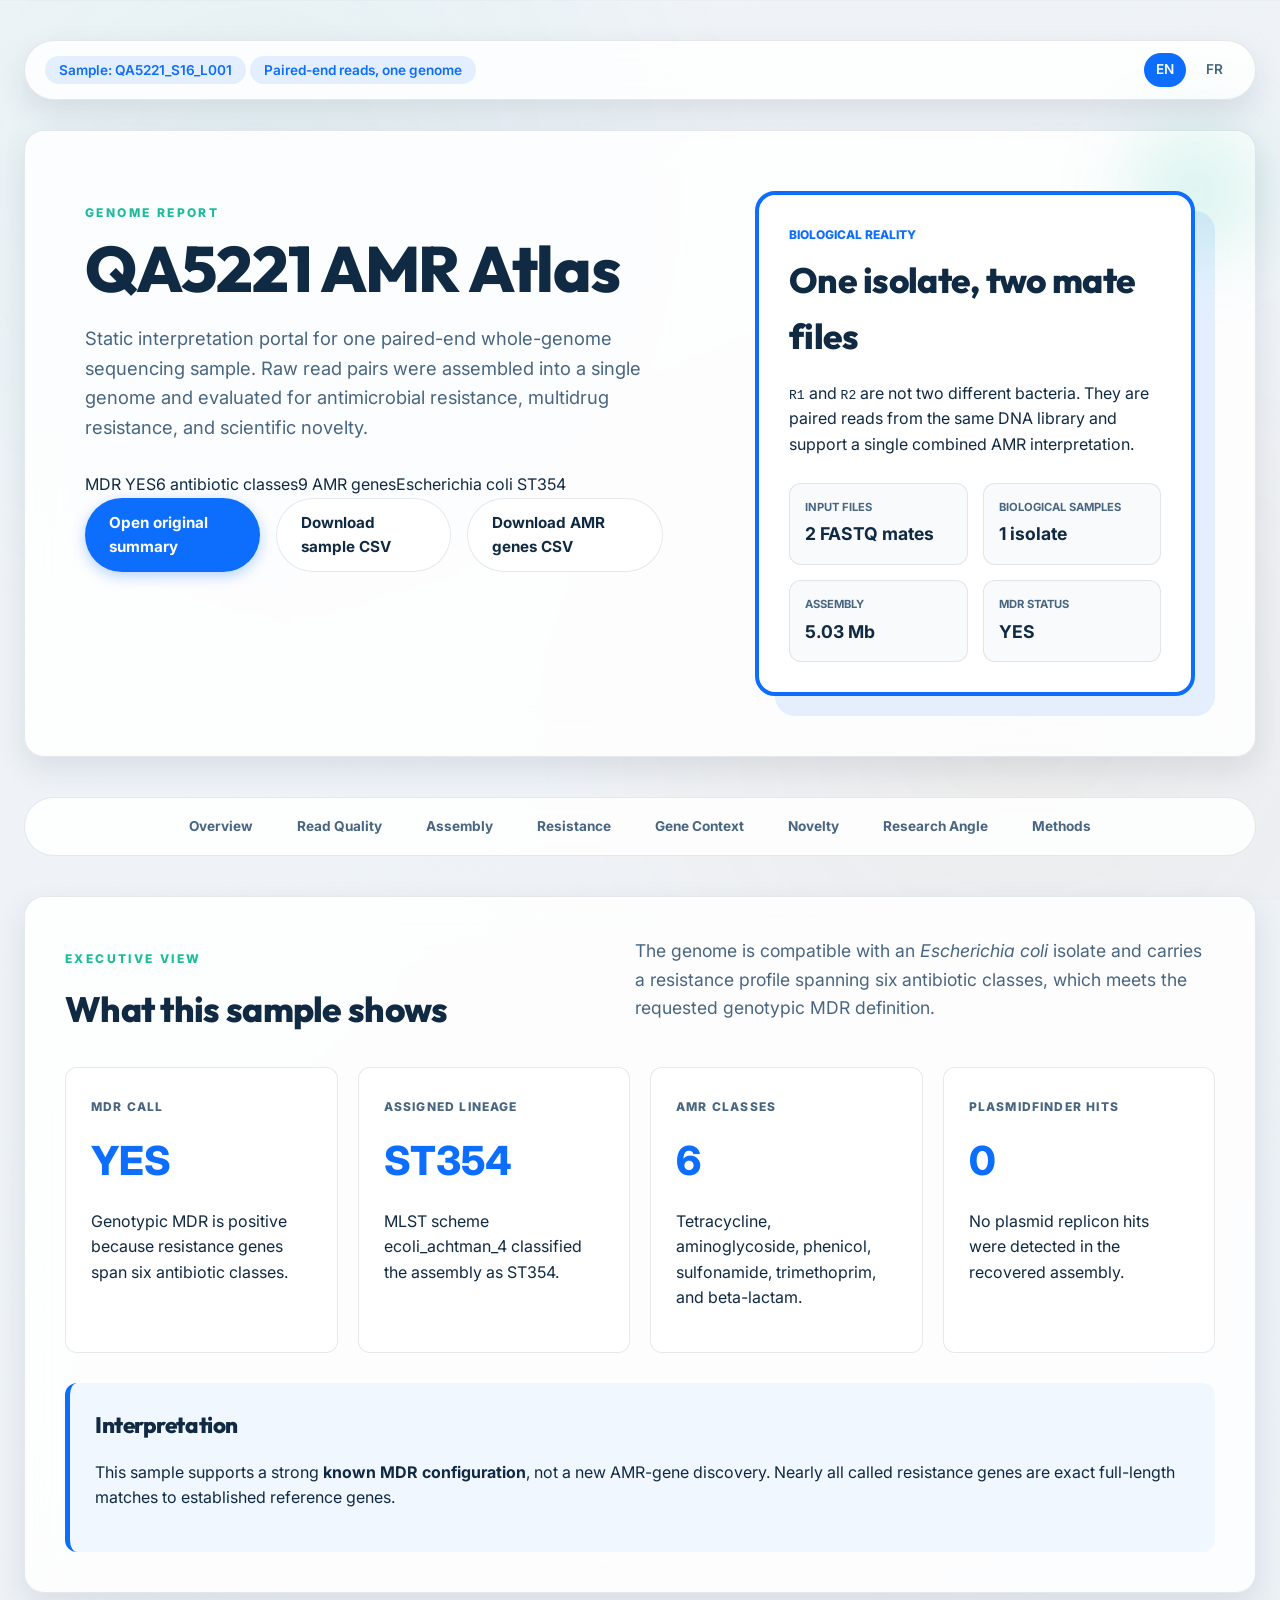
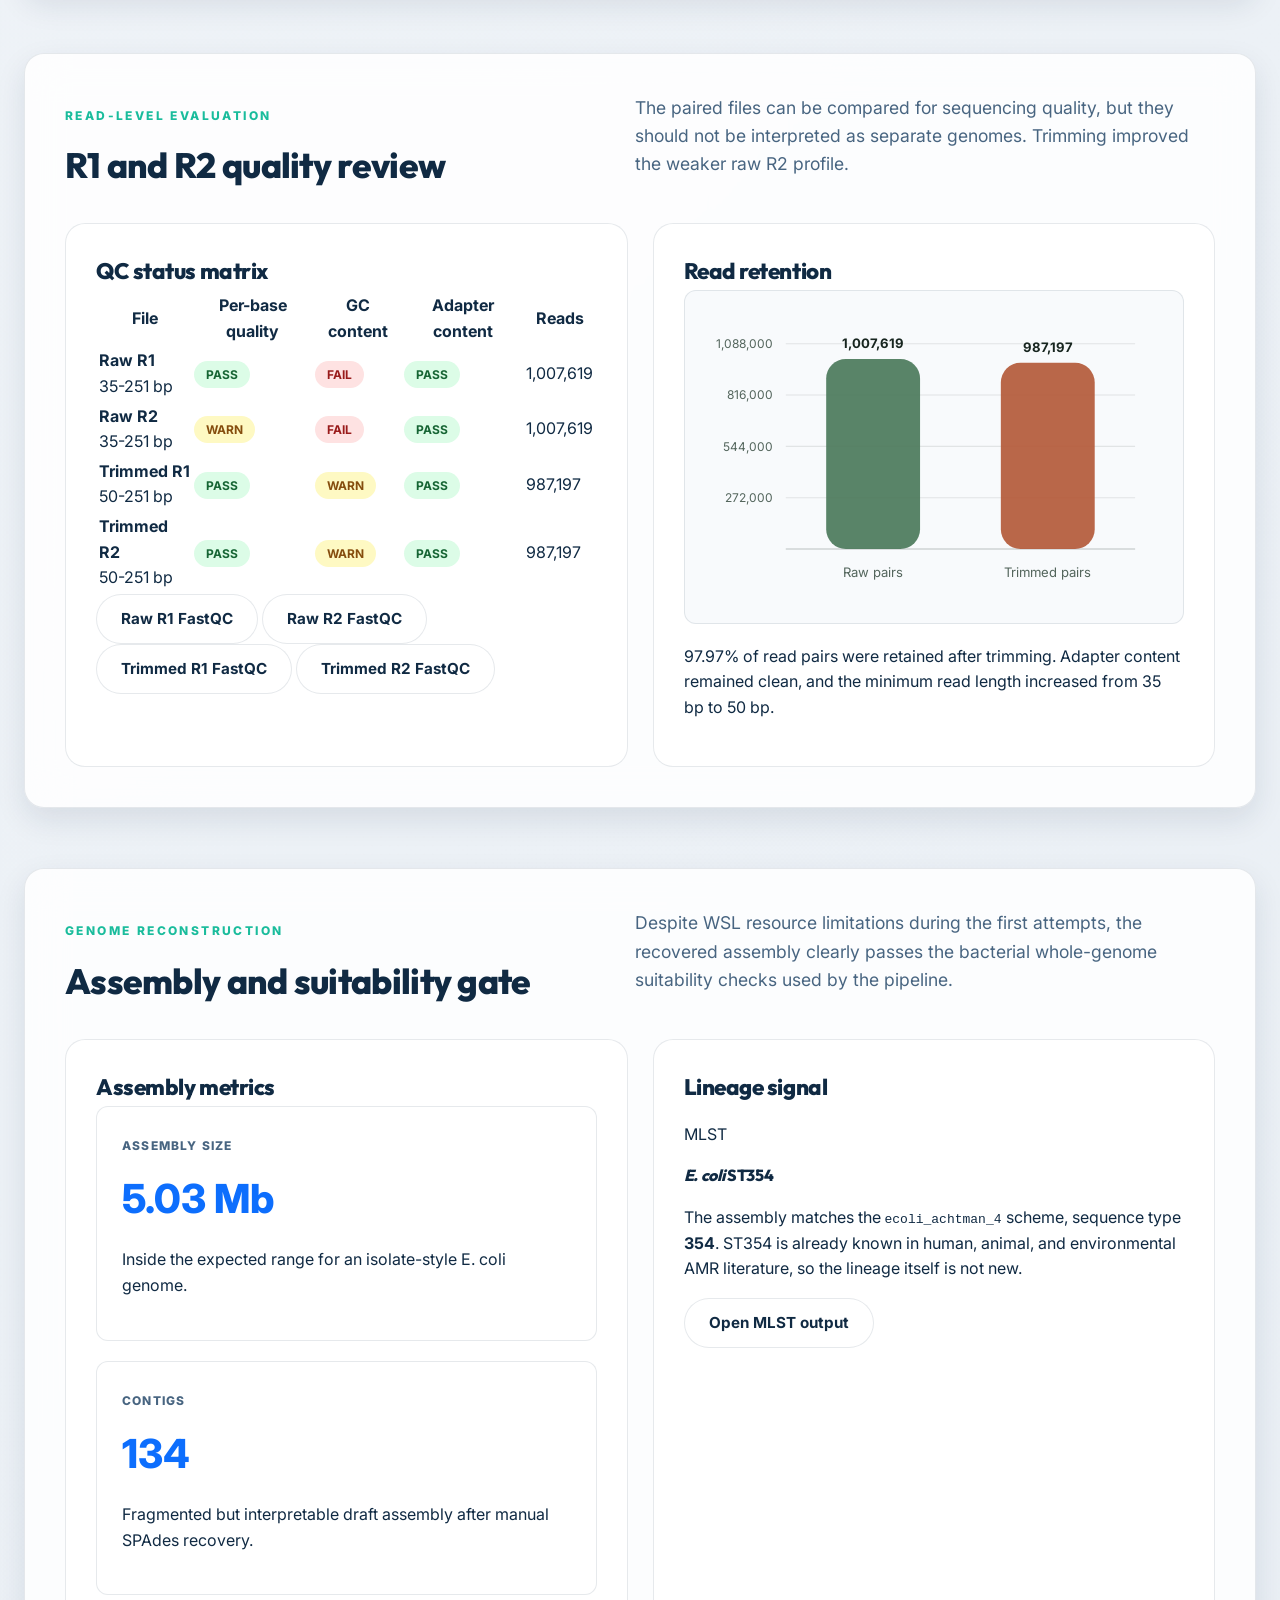
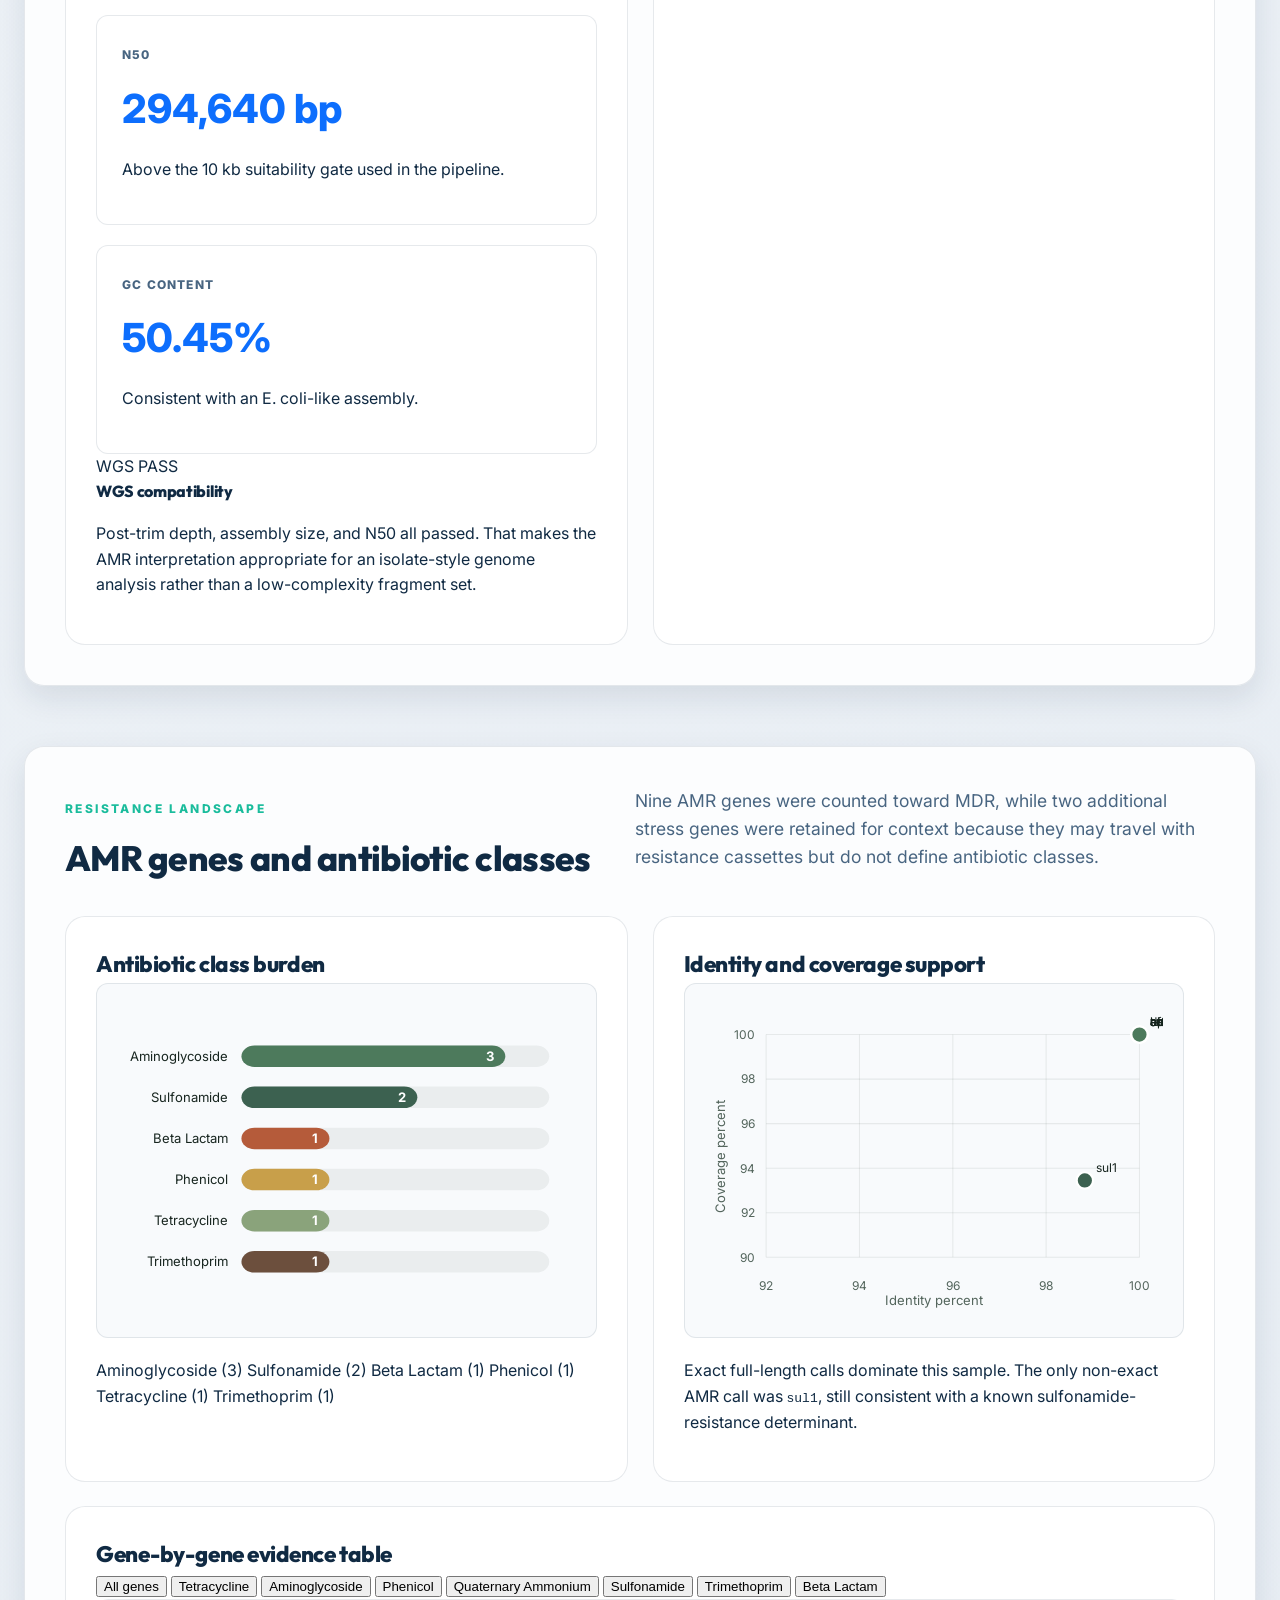
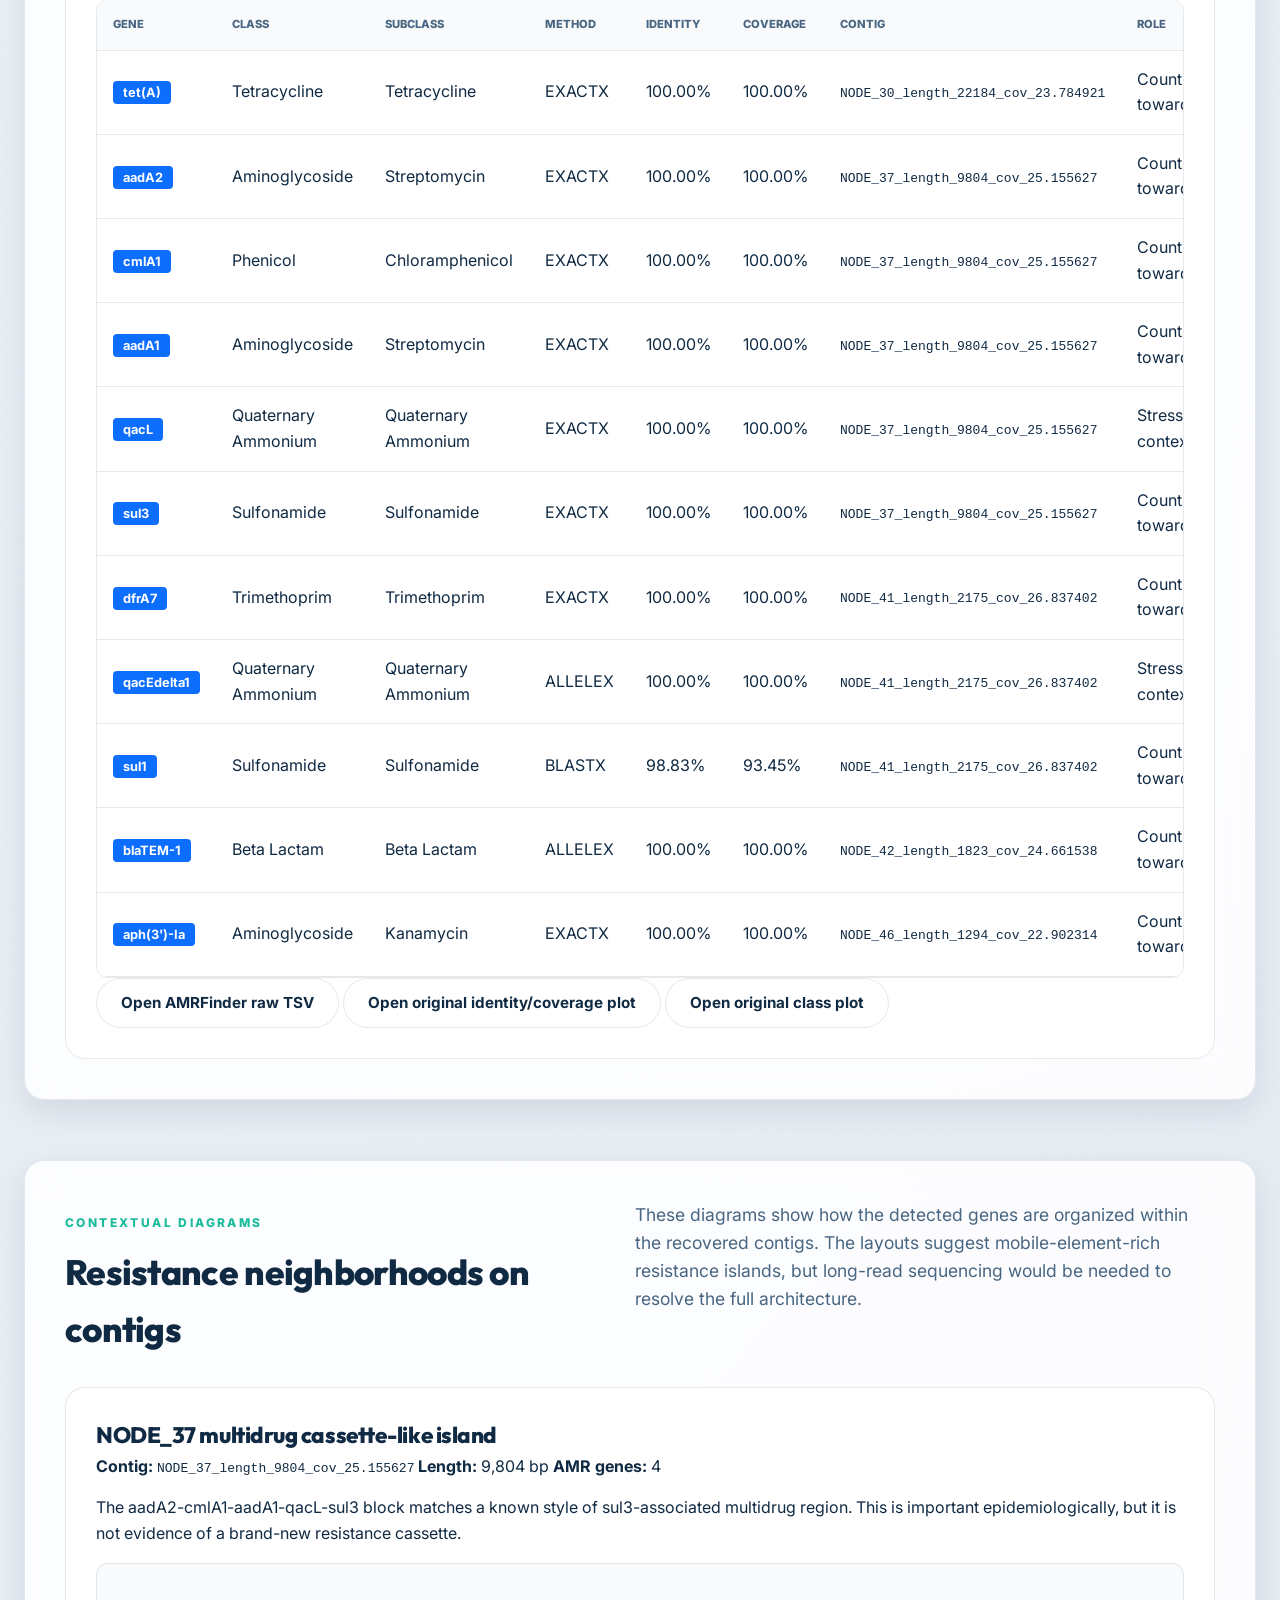
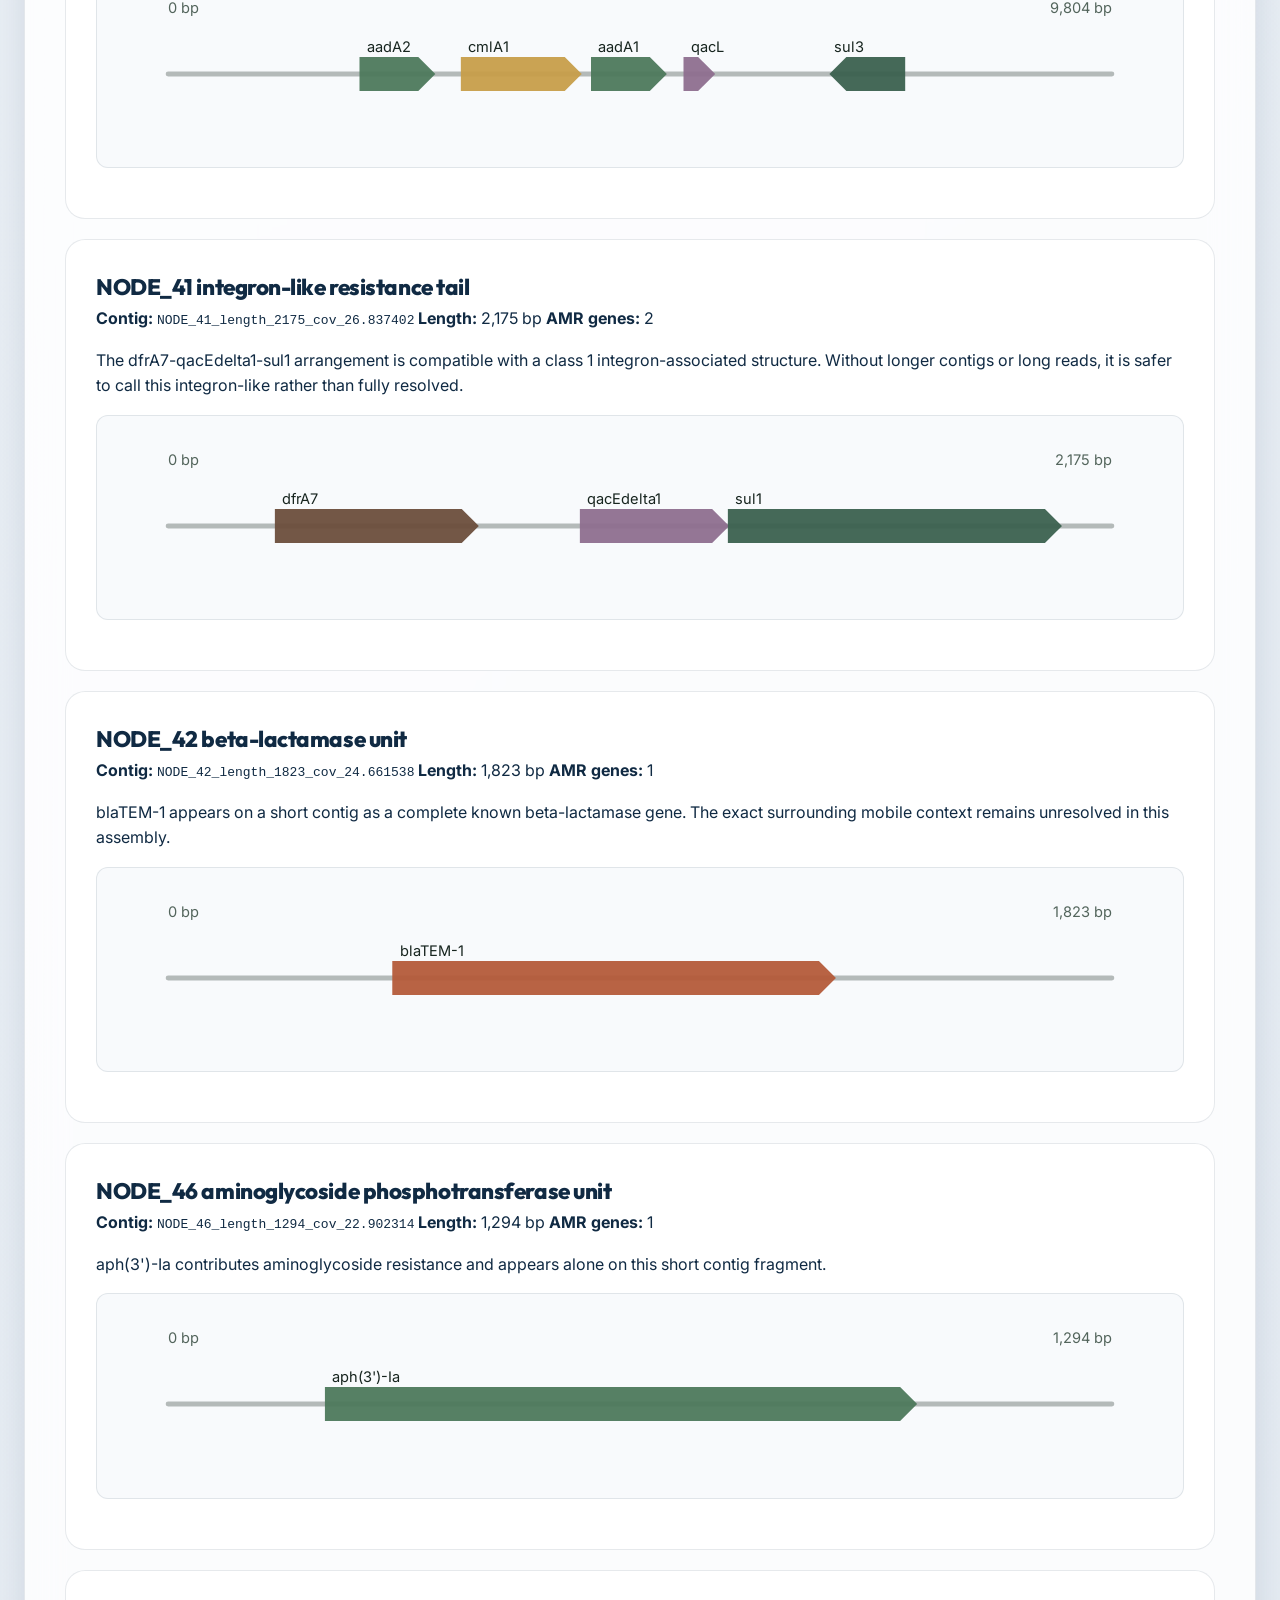
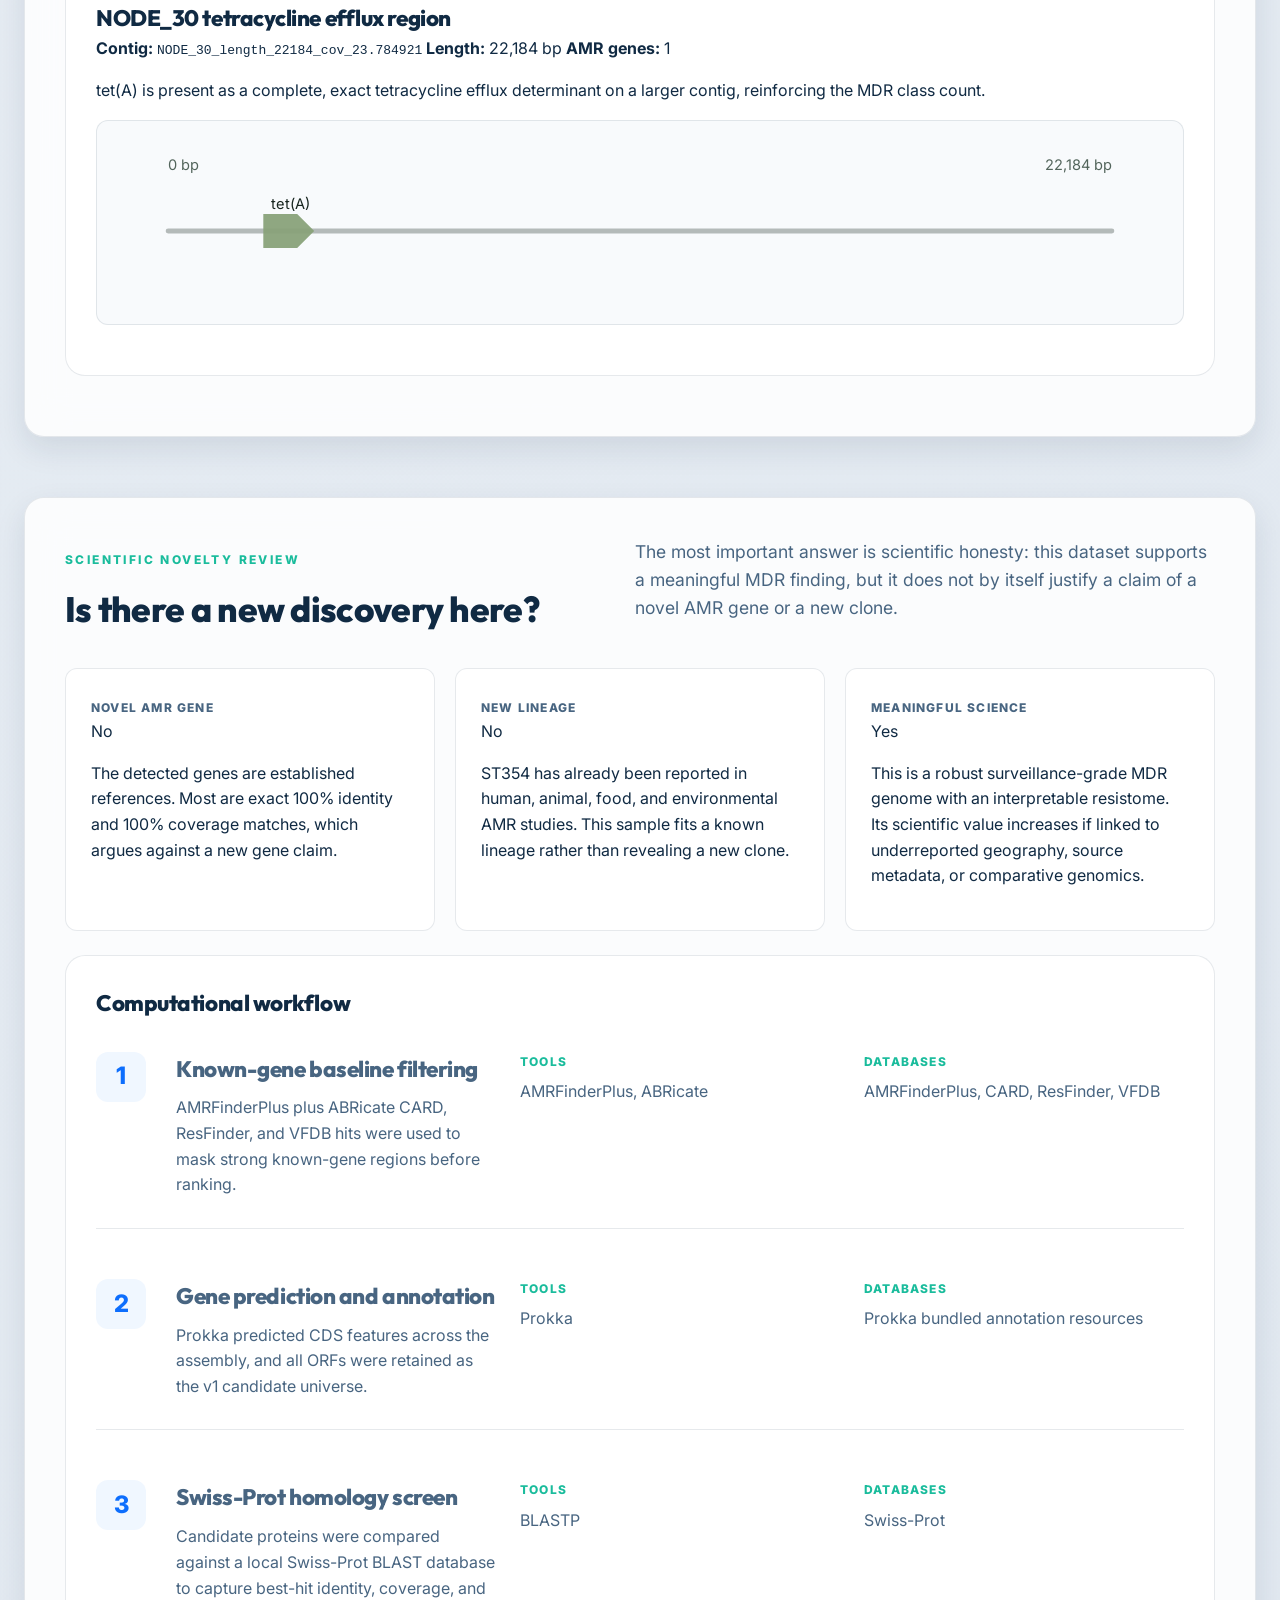
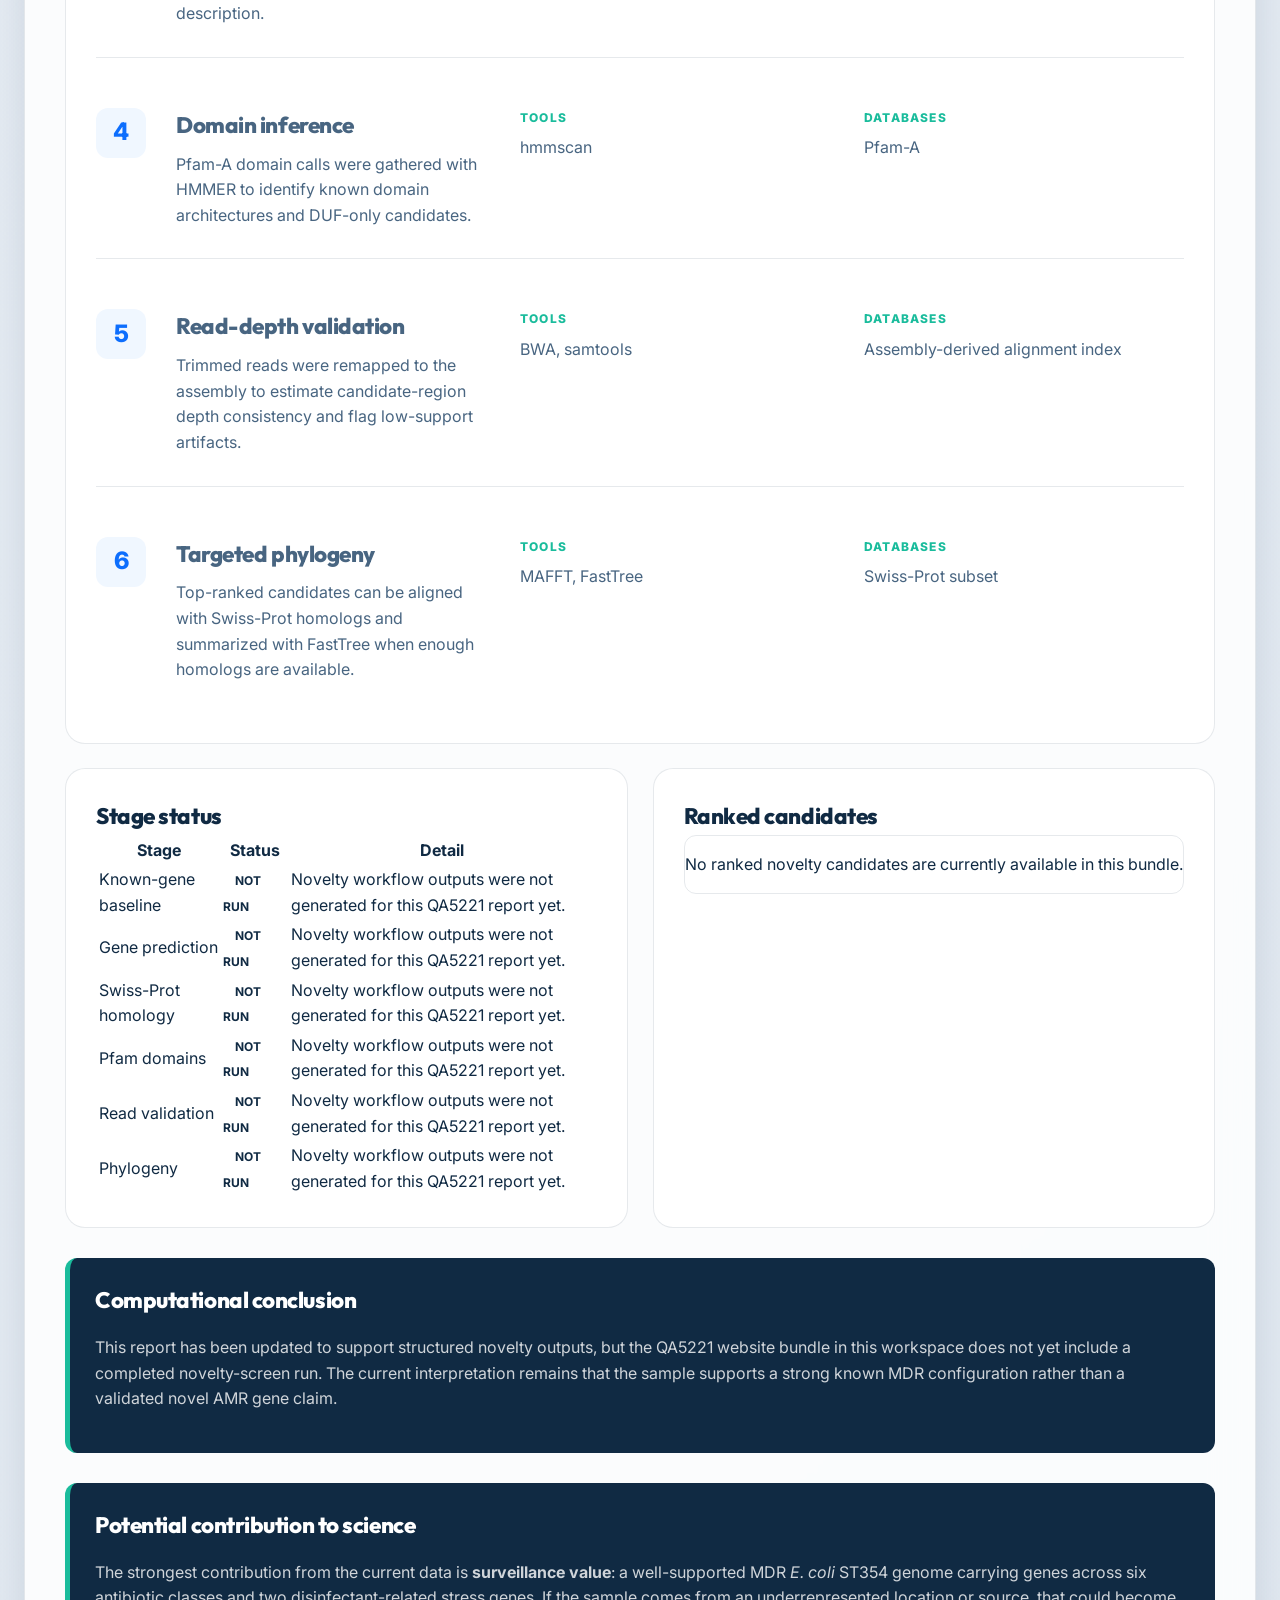
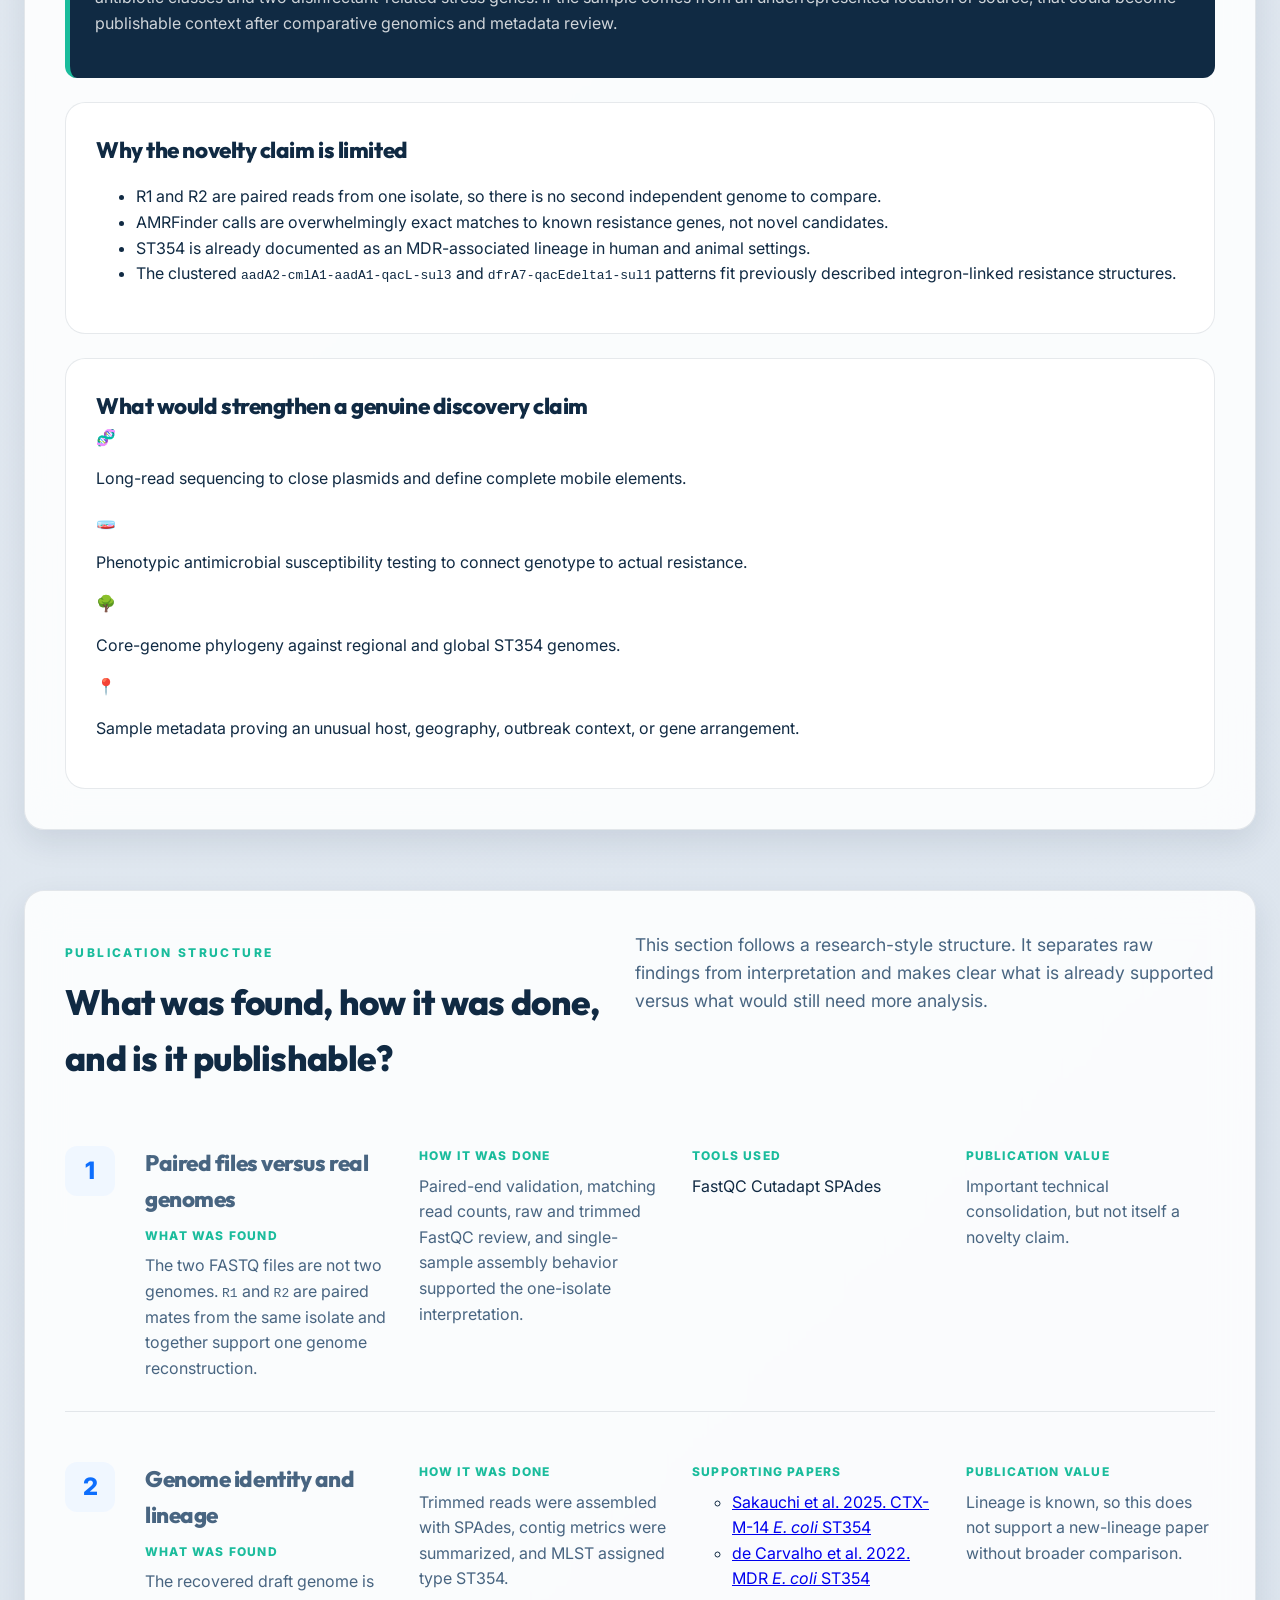
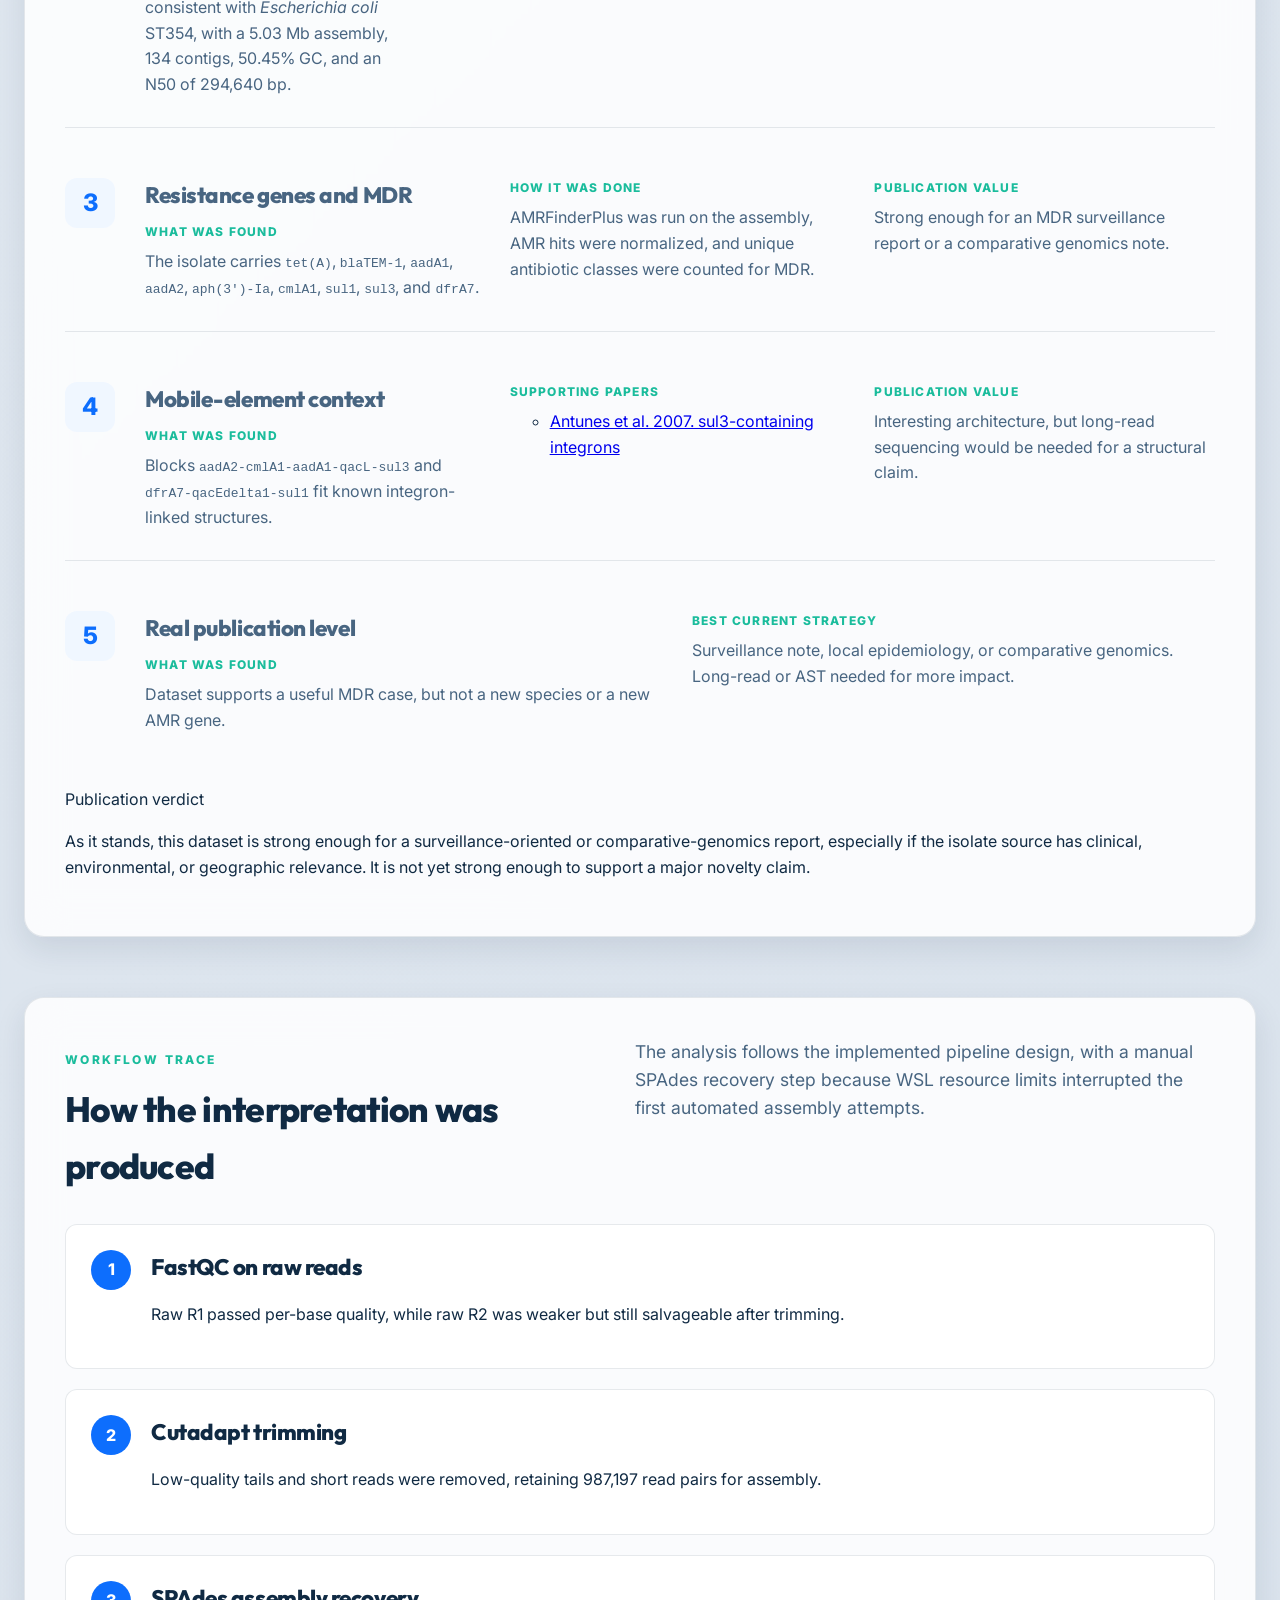
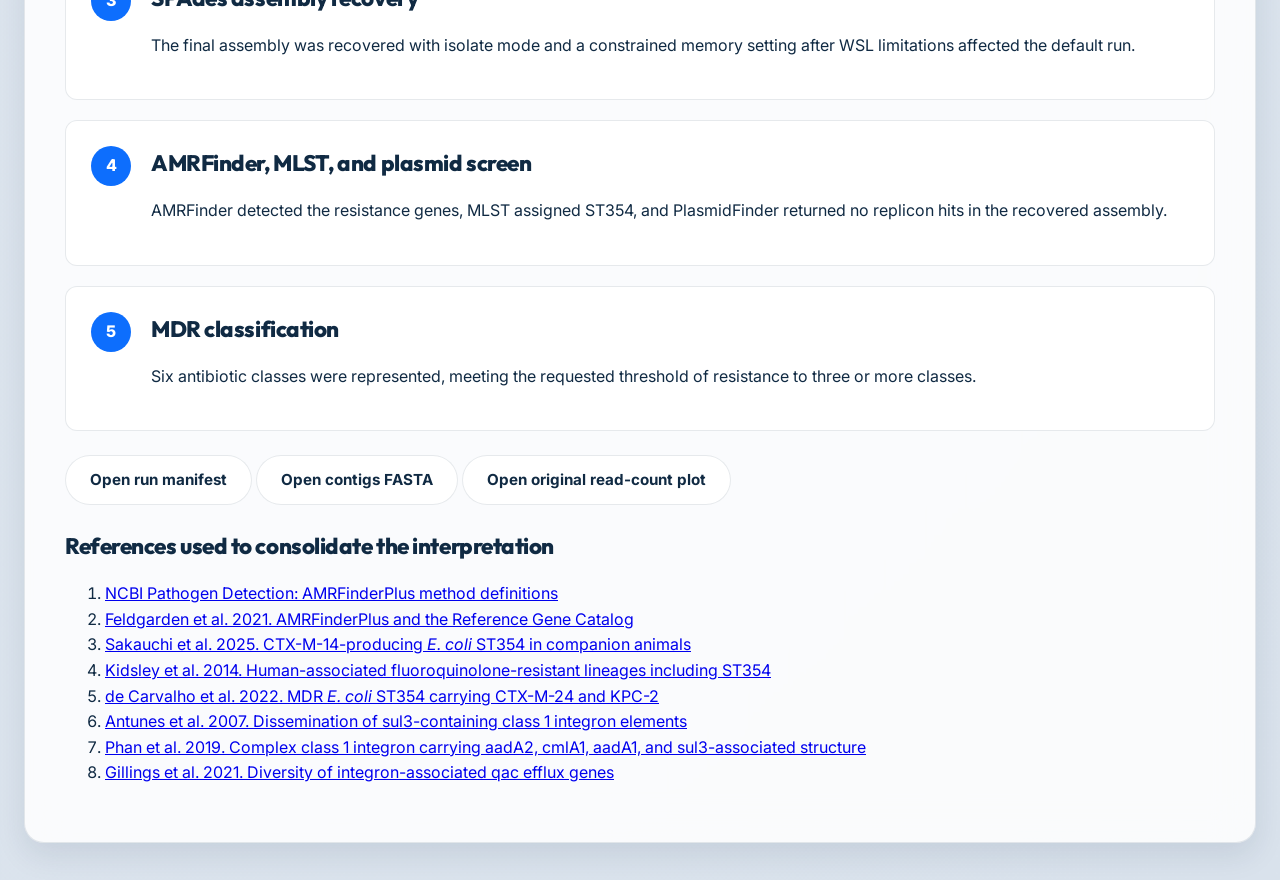
<file: index.html>
<!DOCTYPE html>
<html lang="en">
<head>
  <meta charset="utf-8">
  <meta name="viewport" content="width=device-width, initial-scale=1">
  <title>QA5221 AMR Atlas</title>
  <link rel="preconnect" href="https://fonts.googleapis.com">
  <link rel="preconnect" href="https://fonts.gstatic.com" crossorigin>
  <link href="https://fonts.googleapis.com/css2?family=Inter:wght@400;600;700;800&family=Outfit:wght@400;700;800&display=swap" rel="stylesheet">
  <link rel="stylesheet" href="styles.css">
</head>
<body>
  <div class="page-shell">
    <div class="topbar">
      <div class="topbar-group">
        <span class="topbar-chip">Sample: QA5221_S16_L001</span>
        <span class="topbar-chip">Paired-end reads, one genome</span>
      </div>
      <div class="language-switch" aria-label="Language switch">
        <a class="language-link active" href="index.html">EN</a>
        <a class="language-link" href="index.fr.html" lang="fr">FR</a>
      </div>
    </div>
    <header class="hero" id="top">
      <div class="hero-copy">
        <p class="eyebrow">Genome Report</p>
        <h1>QA5221 AMR Atlas</h1>
        <p class="hero-lead">
          Static interpretation portal for one paired-end whole-genome sequencing sample.
          Raw read pairs were assembled into a single genome and evaluated for antimicrobial
          resistance, multidrug resistance, and scientific novelty.
        </p>
        <div class="hero-badges" id="hero-badges"></div>
        <div class="hero-actions">
          <a class="button button-primary" href="../reports/QA5221_S16_L001_summary.html" download>Open original summary</a>
          <a class="button" href="../reports/QA5221_S16_L001_sample_summary.csv" download>Download sample CSV</a>
          <a class="button" href="../reports/QA5221_S16_L001_amr_genes.csv" download>Download AMR genes CSV</a>
        </div>
      </div>
      <div class="hero-panel">
        <div class="specimen-card">
          <span class="specimen-label">Biological reality</span>
          <h2>One isolate, two mate files</h2>
          <p>
            <code>R1</code> and <code>R2</code> are not two different bacteria. They are paired reads from
            the same DNA library and support a single combined AMR interpretation.
          </p>
          <div class="specimen-grid">
            <div><span>Input files</span><strong>2 FASTQ mates</strong></div>
            <div><span>Biological samples</span><strong>1 isolate</strong></div>
            <div><span>Assembly</span><strong>5.03 Mb</strong></div>
            <div><span>MDR status</span><strong>YES</strong></div>
          </div>
        </div>
      </div>
    </header>

    <nav class="section-nav">
      <a href="#overview">Overview</a>
      <a href="#qc">Read Quality</a>
      <a href="#assembly">Assembly</a>
      <a href="#amr">Resistance</a>
      <a href="#clusters">Gene Context</a>
      <a href="#novelty">Novelty</a>
      <a href="#research">Research Angle</a>
      <a href="#methods">Methods</a>
    </nav>

    <main>
      <section class="panel" id="overview">
        <div class="panel-head">
          <div>
            <p class="eyebrow">Executive View</p>
            <h2>What this sample shows</h2>
          </div>
          <p class="panel-summary">
            The genome is compatible with an <em>Escherichia coli</em> isolate and carries a resistance
            profile spanning six antibiotic classes, which meets the requested genotypic MDR definition.
          </p>
        </div>
        <div class="metrics-grid" id="metrics-grid"></div>
        <div class="callout">
          <h3>Interpretation</h3>
          <p>
            This sample supports a strong <strong>known MDR configuration</strong>, not a new AMR-gene discovery.
            Nearly all called resistance genes are exact full-length matches to established reference genes.
          </p>
        </div>
      </section>

      <section class="panel" id="qc">
        <div class="panel-head">
          <div>
            <p class="eyebrow">Read-Level Evaluation</p>
            <h2>R1 and R2 quality review</h2>
          </div>
          <p class="panel-summary">
            The paired files can be compared for sequencing quality, but they should not be interpreted
            as separate genomes. Trimming improved the weaker raw R2 profile.
          </p>
        </div>
        <div class="two-column">
          <article class="subpanel">
            <h3>QC status matrix</h3>
            <div id="qc-matrix"></div>
            <div class="inline-links">
              <a class="button button-sm" href="../qc/raw/QA5221_S16_L001_R1_001_fastqc.html" download>Raw R1 FastQC</a>
              <a class="button button-sm" href="../qc/raw/QA5221_S16_L001_R2_001_fastqc.html" download>Raw R2 FastQC</a>
              <a class="button button-sm" href="../qc/trimmed/QA5221_S16_L001_trimmed_R1_fastqc.html" download>Trimmed R1 FastQC</a>
              <a class="button button-sm" href="../qc/trimmed/QA5221_S16_L001_trimmed_R2_fastqc.html" download>Trimmed R2 FastQC</a>
            </div>
          </article>
          <article class="subpanel">
            <h3>Read retention</h3>
            <div class="chart-shell">
              <svg id="read-chart" viewBox="0 0 420 260" aria-labelledby="read-chart-title" role="img">
                <title id="read-chart-title">Read counts before and after trimming</title>
              </svg>
            </div>
            <p class="figure-note">
              97.97% of read pairs were retained after trimming. Adapter content remained clean, and
              the minimum read length increased from 35 bp to 50 bp.
            </p>
          </article>
        </div>
      </section>

      <section class="panel" id="assembly">
        <div class="panel-head">
          <div>
            <p class="eyebrow">Genome Reconstruction</p>
            <h2>Assembly and suitability gate</h2>
          </div>
          <p class="panel-summary">
            Despite WSL resource limitations during the first attempts, the recovered assembly clearly
            passes the bacterial whole-genome suitability checks used by the pipeline.
          </p>
        </div>
        <div class="two-column">
          <article class="subpanel">
            <h3>Assembly metrics</h3>
            <div class="assembly-grid" id="assembly-grid"></div>
            <div class="wgs-gate">
              <div class="gate-ring" id="gate-ring"><span id="gate-ring-label"></span></div>
              <div class="gate-text">
                <h4>WGS compatibility</h4>
                <p>
                  Post-trim depth, assembly size, and N50 all passed. That makes the AMR interpretation
                  appropriate for an isolate-style genome analysis rather than a low-complexity fragment set.
                </p>
              </div>
            </div>
          </article>
          <article class="subpanel">
            <h3>Lineage signal</h3>
            <div class="lineage-card">
              <p class="lineage-kicker">MLST</p>
              <h4><em>E. coli</em> ST354</h4>
              <p>
                The assembly matches the <code>ecoli_achtman_4</code> scheme, sequence type <strong>354</strong>.
                ST354 is already known in human, animal, and environmental AMR literature, so the lineage itself
                is not new.
              </p>
              <a class="button button-sm" href="../amr/QA5221_mlst.tsv" download>Open MLST output</a>
            </div>
          </article>
        </div>
      </section>

      <section class="panel" id="amr">
        <div class="panel-head">
          <div>
            <p class="eyebrow">Resistance Landscape</p>
            <h2>AMR genes and antibiotic classes</h2>
          </div>
          <p class="panel-summary">
            Nine AMR genes were counted toward MDR, while two additional stress genes were retained for
            context because they may travel with resistance cassettes but do not define antibiotic classes.
          </p>
        </div>
        <div class="two-column">
          <article class="subpanel">
            <h3>Antibiotic class burden</h3>
            <div class="chart-shell">
              <svg id="class-chart" viewBox="0 0 420 280" aria-labelledby="class-chart-title" role="img">
                <title id="class-chart-title">Detected antibiotic classes</title>
              </svg>
            </div>
            <div class="legend-list" id="class-legend"></div>
          </article>
          <article class="subpanel">
            <h3>Identity and coverage support</h3>
            <div class="chart-shell">
              <svg id="scatter-chart" viewBox="0 0 420 280" aria-labelledby="scatter-chart-title" role="img">
                <title id="scatter-chart-title">AMR gene identity and coverage</title>
              </svg>
            </div>
            <p class="figure-note">
              Exact full-length calls dominate this sample. The only non-exact AMR call was
              <code>sul1</code>, still consistent with a known sulfonamide-resistance determinant.
            </p>
          </article>
        </div>
        <div class="subpanel gene-table-panel">
          <div class="gene-table-head">
            <h3>Gene-by-gene evidence table</h3>
            <div class="filter-row" id="filter-row"></div>
          </div>
          <div class="table-wrap">
            <table class="gene-table">
              <thead>
                <tr>
                  <th>Gene</th>
                  <th>Class</th>
                  <th>Subclass</th>
                  <th>Method</th>
                  <th>Identity</th>
                  <th>Coverage</th>
                  <th>Contig</th>
                  <th>Role</th>
                </tr>
              </thead>
              <tbody id="gene-table-body"></tbody>
            </table>
          </div>
          <div class="inline-links">
            <a class="button button-sm" href="../amr/QA5221_amrfinder.tsv" download>Open AMRFinder raw TSV</a>
            <a class="button button-sm" href="../reports/QA5221_S16_L001_amr_identity_coverage.png" download>Open original identity/coverage plot</a>
            <a class="button button-sm" href="../reports/QA5221_S16_L001_amr_classes.png" download>Open original class plot</a>
          </div>
        </div>
      </section>

      <section class="panel" id="clusters">
        <div class="panel-head">
          <div>
            <p class="eyebrow">Contextual Diagrams</p>
            <h2>Resistance neighborhoods on contigs</h2>
          </div>
          <p class="panel-summary">
            These diagrams show how the detected genes are organized within the recovered contigs.
            The layouts suggest mobile-element-rich resistance islands, but long-read sequencing would
            be needed to resolve the full architecture.
          </p>
        </div>
        <div class="cluster-stack" id="cluster-stack"></div>
      </section>

      <section class="panel" id="novelty">
        <div class="panel-head">
          <div>
            <p class="eyebrow">Scientific Novelty Review</p>
            <h2>Is there a new discovery here?</h2>
          </div>
          <p class="panel-summary">
            The most important answer is scientific honesty: this dataset supports a meaningful MDR finding,
            but it does not by itself justify a claim of a novel AMR gene or a new clone.
          </p>
        </div>
        <div class="novelty-grid" id="novelty-grid"></div>
        <div class="subpanel">
          <h3>Computational workflow</h3>
          <div class="research-grid" id="novelty-methods"></div>
        </div>
        <div class="two-column">
          <article class="subpanel">
            <h3>Stage status</h3>
            <div id="novelty-stage-status"></div>
          </article>
          <article class="subpanel">
            <h3>Ranked candidates</h3>
            <div class="table-wrap" id="novelty-candidates"></div>
          </article>
        </div>
        <div class="callout contrast">
          <h3>Computational conclusion</h3>
          <p id="novelty-conclusion"></p>
        </div>
        <div class="callout contrast">
          <h3>Potential contribution to science</h3>
          <p>
            The strongest contribution from the current data is <strong>surveillance value</strong>:
            a well-supported MDR <em>E. coli</em> ST354 genome carrying genes across six antibiotic classes
            and two disinfectant-related stress genes. If the sample comes from an underrepresented location
            or source, that could become publishable context after comparative genomics and metadata review.
          </p>
        </div>
        <div class="subpanel">
          <h3>Why the novelty claim is limited</h3>
          <ul class="truth-list">
            <li>R1 and R2 are paired reads from one isolate, so there is no second independent genome to compare.</li>
            <li>AMRFinder calls are overwhelmingly exact matches to known resistance genes, not novel candidates.</li>
            <li>ST354 is already documented as an MDR-associated lineage in human and animal settings.</li>
            <li>The clustered <code>aadA2-cmlA1-aadA1-qacL-sul3</code> and <code>dfrA7-qacEdelta1-sul1</code> patterns fit previously described integron-linked resistance structures.</li>
          </ul>
        </div>
        <div class="subpanel">
          <h3>What would strengthen a genuine discovery claim</h3>
          <div class="strengthen-grid">
            <div class="strengthen-card">
              <span class="icon">🧬</span>
              <p>Long-read sequencing to close plasmids and define complete mobile elements.</p>
            </div>
            <div class="strengthen-card">
              <span class="icon">🧫</span>
              <p>Phenotypic antimicrobial susceptibility testing to connect genotype to actual resistance.</p>
            </div>
            <div class="strengthen-card">
              <span class="icon">🌳</span>
              <p>Core-genome phylogeny against regional and global ST354 genomes.</p>
            </div>
            <div class="strengthen-card">
              <span class="icon">📍</span>
              <p>Sample metadata proving an unusual host, geography, outbreak context, or gene arrangement.</p>
            </div>
          </div>
        </div>
      </section>

      <section class="panel" id="research">
        <div class="panel-head">
          <div>
            <p class="eyebrow">Publication Structure</p>
            <h2>What was found, how it was done, and is it publishable?</h2>
          </div>
          <p class="panel-summary">
            This section follows a research-style structure. It separates raw findings from interpretation
            and makes clear what is already supported versus what would still need more analysis.
          </p>
        </div>
        <ul class="modern-list">
          <li class="modern-list-item">
            <div class="modern-list-icon">1</div>
            <div class="modern-list-content">
              <div class="modern-list-block">
                <h3 class="modern-list-text">Paired files versus real genomes</h3>
                <span class="modern-list-label">What was found</span>
                <p class="modern-list-text">The two FASTQ files are not two genomes. <code>R1</code> and <code>R2</code> are paired mates from the same isolate and together support one genome reconstruction.</p>
              </div>
              <div class="modern-list-block">
                <span class="modern-list-label">How it was done</span>
                <p class="modern-list-text">Paired-end validation, matching read counts, raw and trimmed FastQC review, and single-sample assembly behavior supported the one-isolate interpretation.</p>
              </div>
              <div class="modern-list-block">
                <span class="modern-list-label">Tools used</span>
                <div class="tool-pill-row">
                  <span class="tool-pill">FastQC</span>
                  <span class="tool-pill">Cutadapt</span>
                  <span class="tool-pill">SPAdes</span>
                </div>
              </div>
              <div class="modern-list-block">
                <span class="modern-list-label">Publication value</span>
                <p class="modern-list-text">Important technical consolidation, but not itself a novelty claim.</p>
              </div>
            </div>
          </li>

          <li class="modern-list-item">
            <div class="modern-list-icon">2</div>
            <div class="modern-list-content">
              <div class="modern-list-block">
                <h3 class="modern-list-text">Genome identity and lineage</h3>
                <span class="modern-list-label">What was found</span>
                <p class="modern-list-text">The recovered draft genome is consistent with <em>Escherichia coli</em> ST354, with a 5.03 Mb assembly, 134 contigs, 50.45% GC, and an N50 of 294,640 bp.</p>
              </div>
              <div class="modern-list-block">
                <span class="modern-list-label">How it was done</span>
                <p class="modern-list-text">Trimmed reads were assembled with SPAdes, contig metrics were summarized, and MLST assigned type ST354.</p>
              </div>
              <div class="modern-list-block">
                <span class="modern-list-label">Supporting papers</span>
                <ul class="paper-list">
                  <li><a href="https://pubmed.ncbi.nlm.nih.gov/40107766/">Sakauchi et al. 2025. CTX-M-14 <em>E. coli</em> ST354</a></li>
                  <li><a href="https://pmc.ncbi.nlm.nih.gov/articles/PMC9646818/">de Carvalho et al. 2022. MDR <em>E. coli</em> ST354</a></li>
                </ul>
              </div>
              <div class="modern-list-block">
                <span class="modern-list-label">Publication value</span>
                <p class="modern-list-text">Lineage is known, so this does not support a new-lineage paper without broader comparison.</p>
              </div>
            </div>
          </li>

          <li class="modern-list-item">
            <div class="modern-list-icon">3</div>
            <div class="modern-list-content">
              <div class="modern-list-block">
                <h3 class="modern-list-text">Resistance genes and MDR</h3>
                <span class="modern-list-label">What was found</span>
                <p class="modern-list-text">The isolate carries <code>tet(A)</code>, <code>blaTEM-1</code>, <code>aadA1</code>, <code>aadA2</code>, <code>aph(3')-Ia</code>, <code>cmlA1</code>, <code>sul1</code>, <code>sul3</code>, and <code>dfrA7</code>.</p>
              </div>
              <div class="modern-list-block">
                <span class="modern-list-label">How it was done</span>
                <p class="modern-list-text">AMRFinderPlus was run on the assembly, AMR hits were normalized, and unique antibiotic classes were counted for MDR.</p>
              </div>
              <div class="modern-list-block">
                <span class="modern-list-label">Publication value</span>
                <p class="modern-list-text">Strong enough for an MDR surveillance report or a comparative genomics note.</p>
              </div>
            </div>
          </li>

          <li class="modern-list-item">
            <div class="modern-list-icon">4</div>
            <div class="modern-list-content">
              <div class="modern-list-block">
                <h3 class="modern-list-text">Mobile-element context</h3>
                <span class="modern-list-label">What was found</span>
                <p class="modern-list-text">Blocks <code>aadA2-cmlA1-aadA1-qacL-sul3</code> and <code>dfrA7-qacEdelta1-sul1</code> fit known integron-linked structures.</p>
              </div>
              <div class="modern-list-block">
                <span class="modern-list-label">Supporting papers</span>
                <ul class="paper-list">
                  <li><a href="https://pmc.ncbi.nlm.nih.gov/articles/PMC1855504/">Antunes et al. 2007. sul3-containing integrons</a></li>
                </ul>
              </div>
              <div class="modern-list-block">
                <span class="modern-list-label">Publication value</span>
                <p class="modern-list-text">Interesting architecture, but long-read sequencing would be needed for a structural claim.</p>
              </div>
            </div>
          </li>

          <li class="modern-list-item">
            <div class="modern-list-icon">5</div>
            <div class="modern-list-content">
              <div class="modern-list-block">
                <h3 class="modern-list-text">Real publication level</h3>
                <span class="modern-list-label">What was found</span>
                <p class="modern-list-text">Dataset supports a useful MDR case, but not a new species or a new AMR gene.</p>
              </div>
              <div class="modern-list-block">
                <span class="modern-list-label">Best current strategy</span>
                <p class="modern-list-text">Surveillance note, local epidemiology, or comparative genomics. Long-read or AST needed for more impact.</p>
              </div>
            </div>
          </li>
        </ul>
        <div class="verdict-band">
          <span class="verdict-kicker">Publication verdict</span>
          <p>
            As it stands, this dataset is strong enough for a surveillance-oriented or comparative-genomics report,
            especially if the isolate source has clinical, environmental, or geographic relevance. It is not yet strong
            enough to support a major novelty claim.
          </p>
        </div>
      </section>


      <section class="panel" id="methods">
        <div class="panel-head">
          <div>
            <p class="eyebrow">Workflow Trace</p>
            <h2>How the interpretation was produced</h2>
          </div>
          <p class="panel-summary">
            The analysis follows the implemented pipeline design, with a manual SPAdes recovery step because
            WSL resource limits interrupted the first automated assembly attempts.
          </p>
        </div>
        <div class="timeline">
          <div class="timeline-item">
            <span class="timeline-step">1</span>
            <div><h3>FastQC on raw reads</h3><p>Raw R1 passed per-base quality, while raw R2 was weaker but still salvageable after trimming.</p></div>
          </div>
          <div class="timeline-item">
            <span class="timeline-step">2</span>
            <div><h3>Cutadapt trimming</h3><p>Low-quality tails and short reads were removed, retaining 987,197 read pairs for assembly.</p></div>
          </div>
          <div class="timeline-item">
            <span class="timeline-step">3</span>
            <div><h3>SPAdes assembly recovery</h3><p>The final assembly was recovered with isolate mode and a constrained memory setting after WSL limitations affected the default run.</p></div>
          </div>
          <div class="timeline-item">
            <span class="timeline-step">4</span>
            <div><h3>AMRFinder, MLST, and plasmid screen</h3><p>AMRFinder detected the resistance genes, MLST assigned ST354, and PlasmidFinder returned no replicon hits in the recovered assembly.</p></div>
          </div>
          <div class="timeline-item">
            <span class="timeline-step">5</span>
            <div><h3>MDR classification</h3><p>Six antibiotic classes were represented, meeting the requested threshold of resistance to three or more classes.</p></div>
          </div>
        </div>
        <div class="inline-links">
          <a class="button button-sm" href="../run_manifest.json" download>Open run manifest</a>
          <a class="button button-sm" href="../assembly/contigs.fasta" download>Open contigs FASTA</a>
          <a class="button button-sm" href="../reports/QA5221_S16_L001_read_counts.png" download>Open original read-count plot</a>
        </div>
        <div class="references">
          <h3>References used to consolidate the interpretation</h3>
          <ol>
            <li><a href="https://www.ncbi.nlm.nih.gov/pathogens/docs/data_processing">NCBI Pathogen Detection: AMRFinderPlus method definitions</a></li>
            <li><a href="https://pmc.ncbi.nlm.nih.gov/articles/PMC8208984/">Feldgarden et al. 2021. AMRFinderPlus and the Reference Gene Catalog</a></li>
            <li><a href="https://pubmed.ncbi.nlm.nih.gov/40107766/">Sakauchi et al. 2025. CTX-M-14-producing <em>E. coli</em> ST354 in companion animals</a></li>
            <li><a href="https://pubmed.ncbi.nlm.nih.gov/25576024/">Kidsley et al. 2014. Human-associated fluoroquinolone-resistant lineages including ST354</a></li>
            <li><a href="https://pmc.ncbi.nlm.nih.gov/articles/PMC9646818/">de Carvalho et al. 2022. MDR <em>E. coli</em> ST354 carrying CTX-M-24 and KPC-2</a></li>
            <li><a href="https://pmc.ncbi.nlm.nih.gov/articles/PMC1855504/">Antunes et al. 2007. Dissemination of sul3-containing class 1 integron elements</a></li>
            <li><a href="https://pmc.ncbi.nlm.nih.gov/articles/PMC6834847/">Phan et al. 2019. Complex class 1 integron carrying aadA2, cmlA1, aadA1, and sul3-associated structure</a></li>
            <li><a href="https://pmc.ncbi.nlm.nih.gov/articles/PMC8448097/">Gillings et al. 2021. Diversity of integron-associated qac efflux genes</a></li>
          </ol>
        </div>
      </section>
    </main>
  </div>

  <script src="site_data.js"></script>
  <script src="app.js"></script>
</body>
</html>
</file>
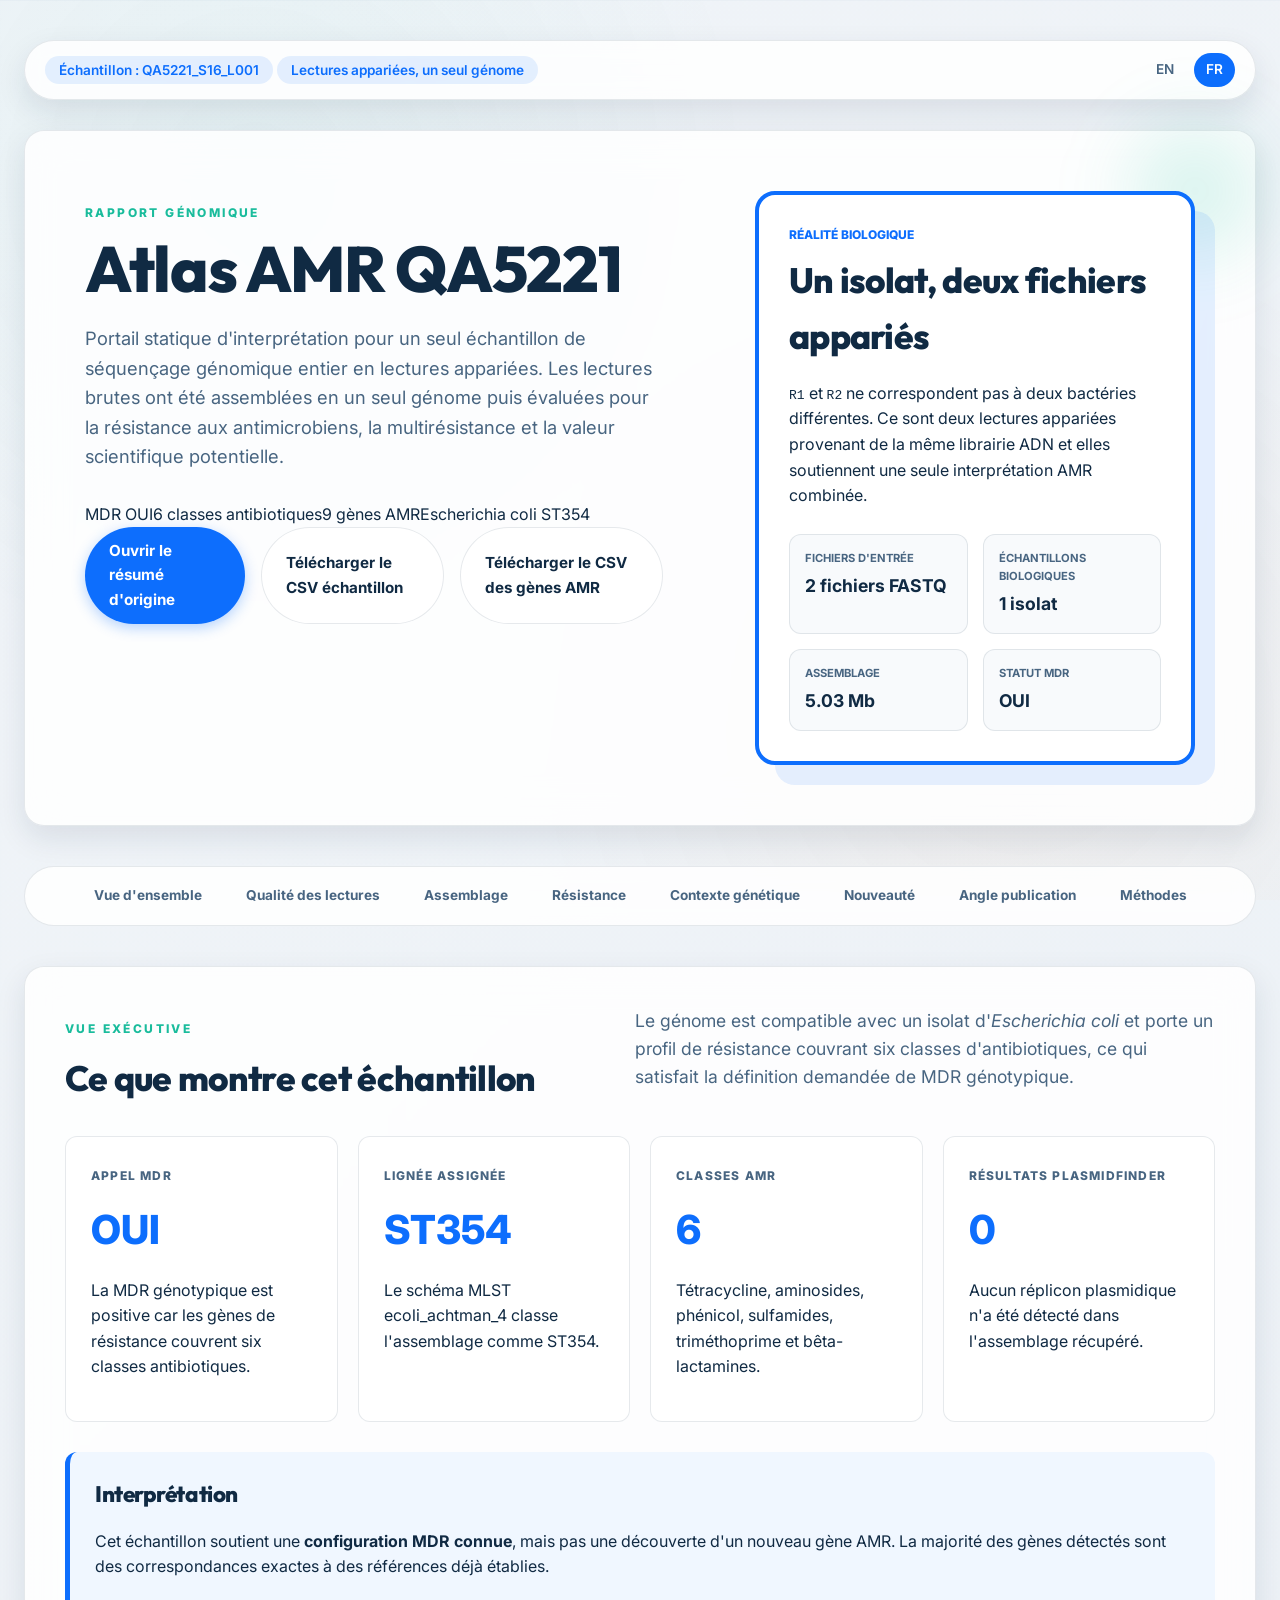
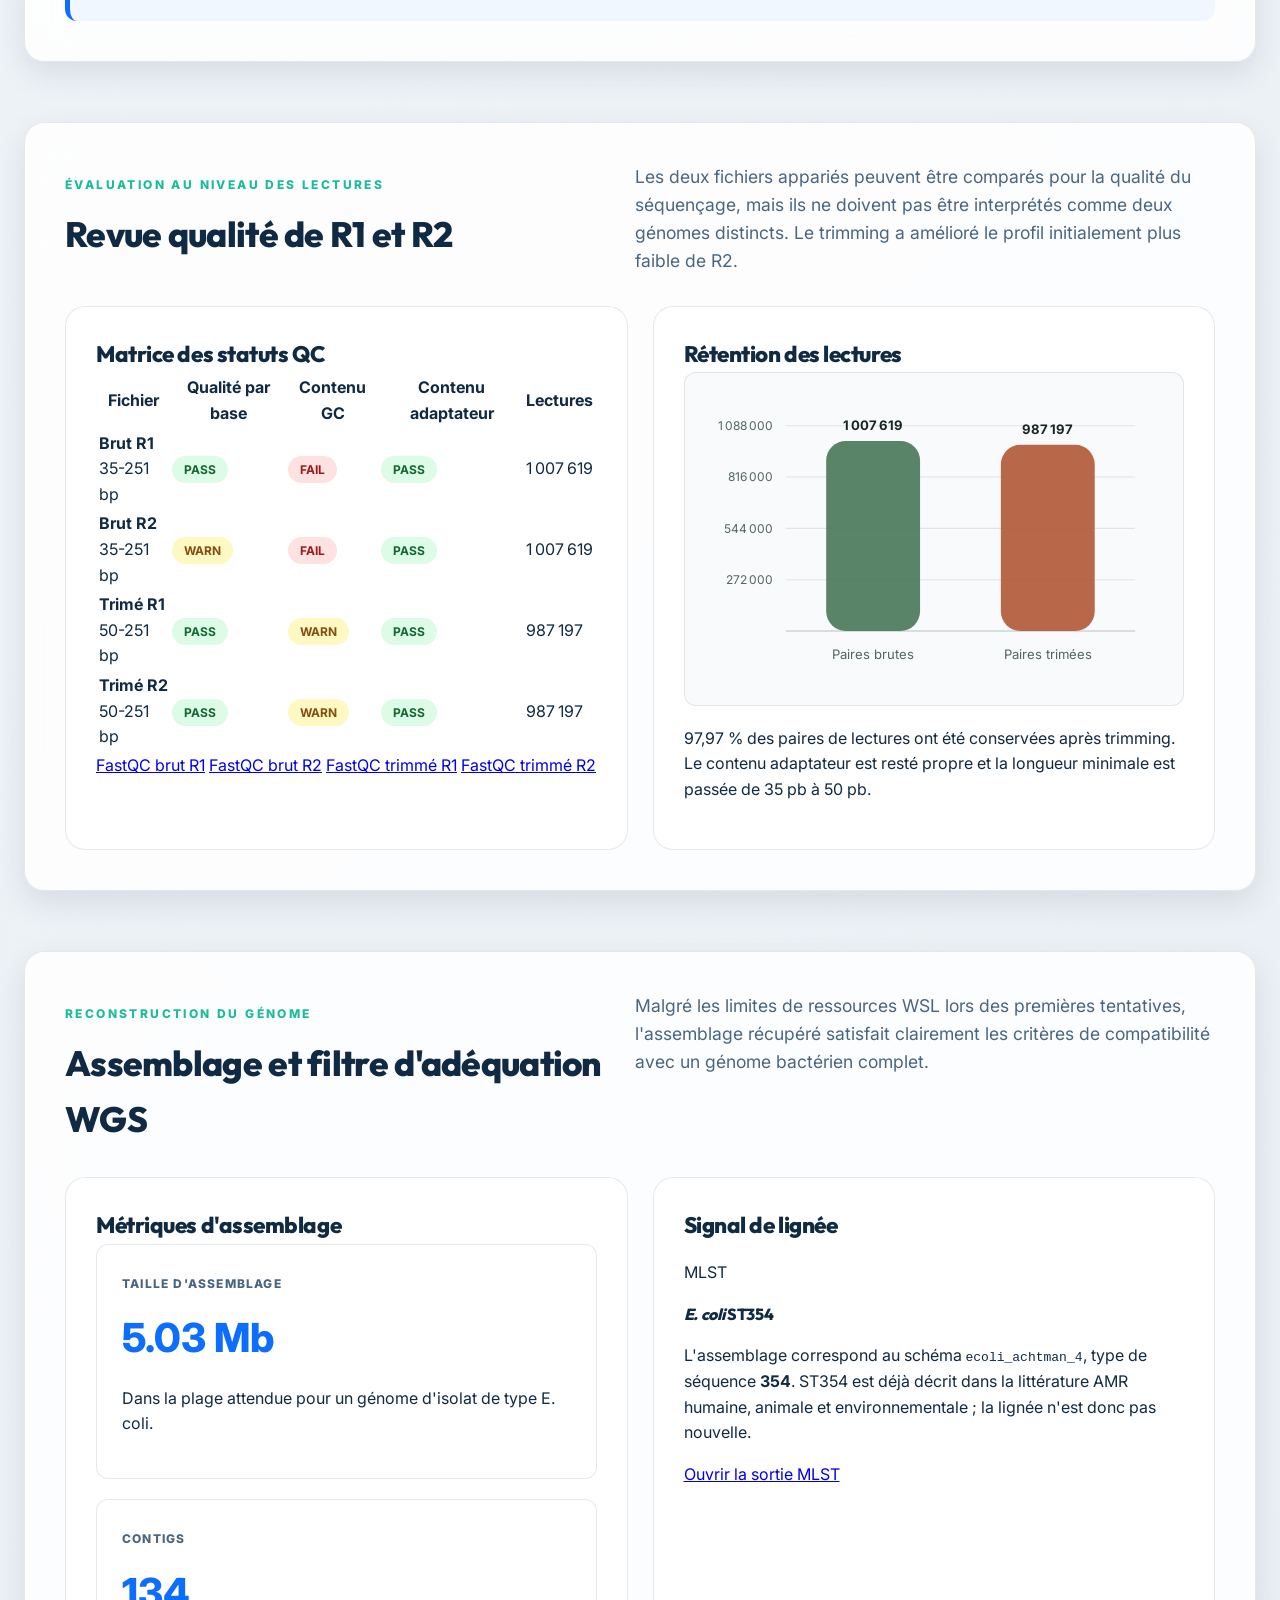
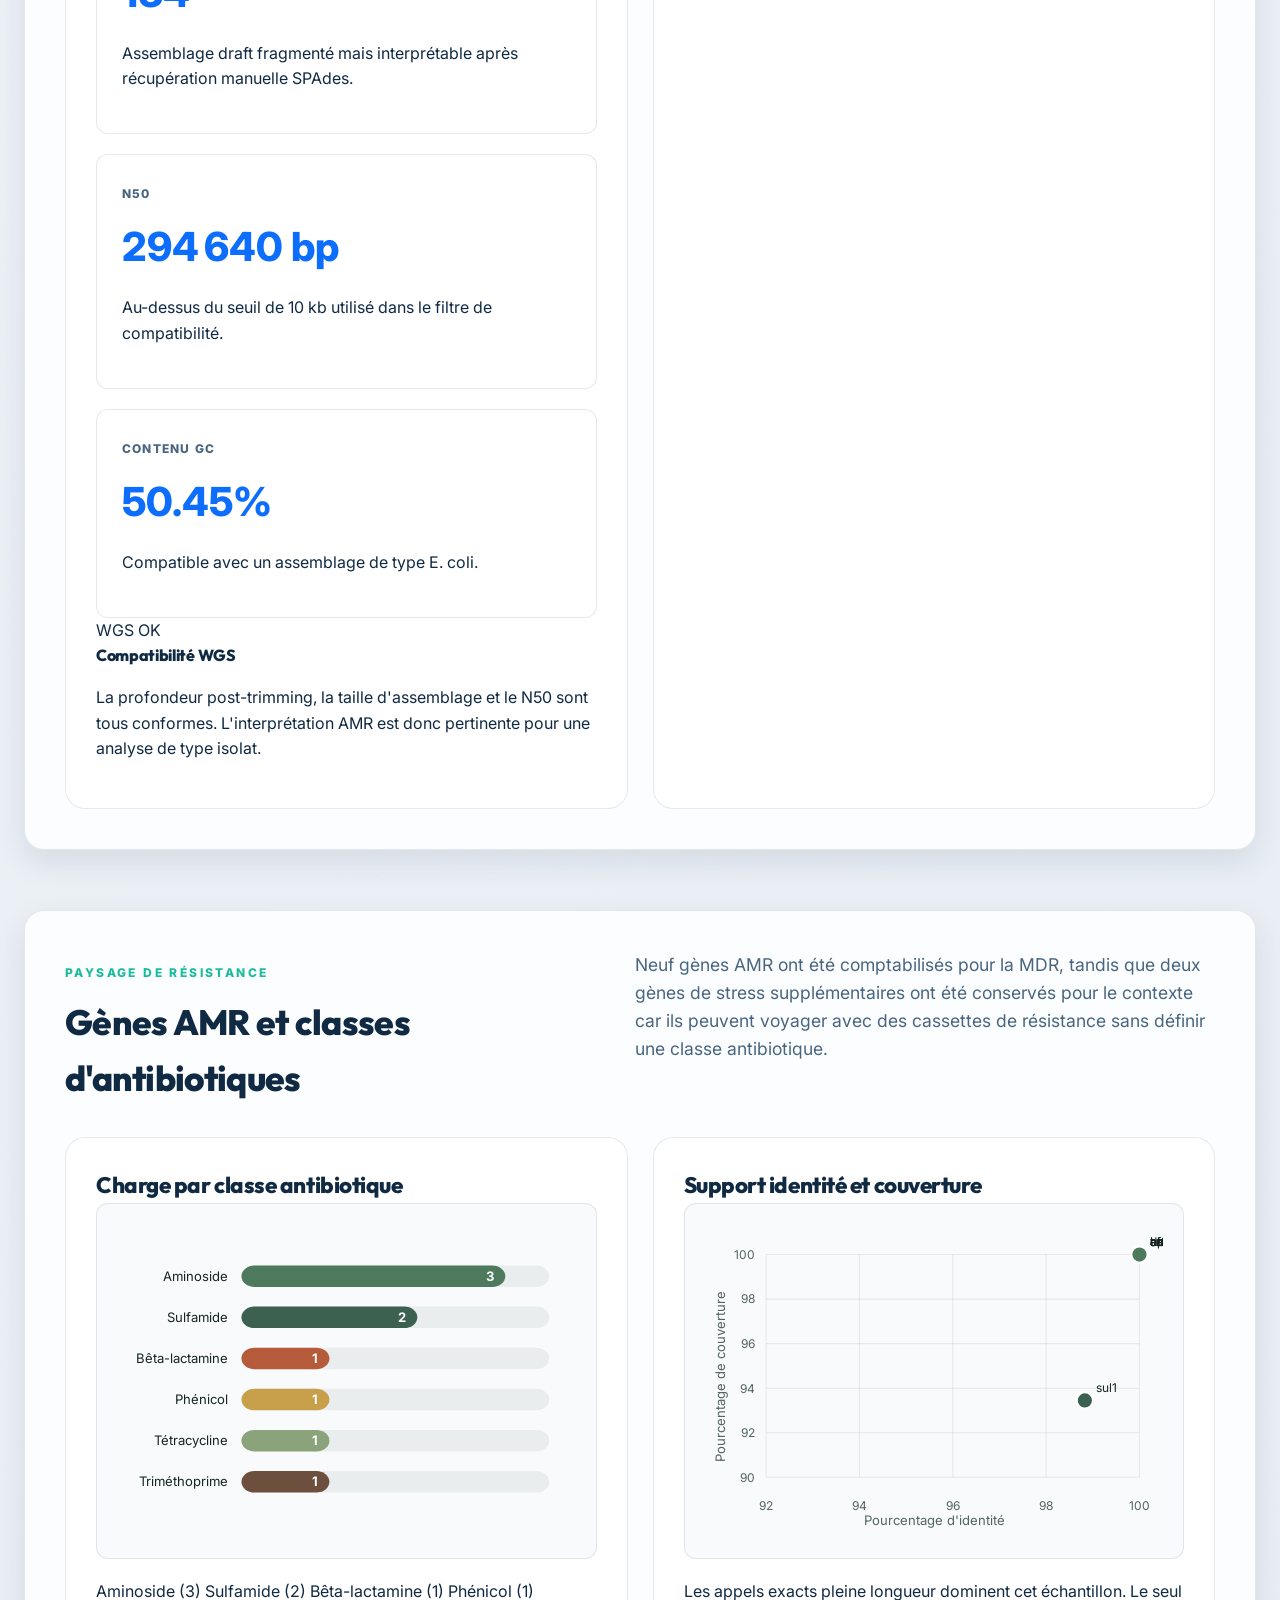
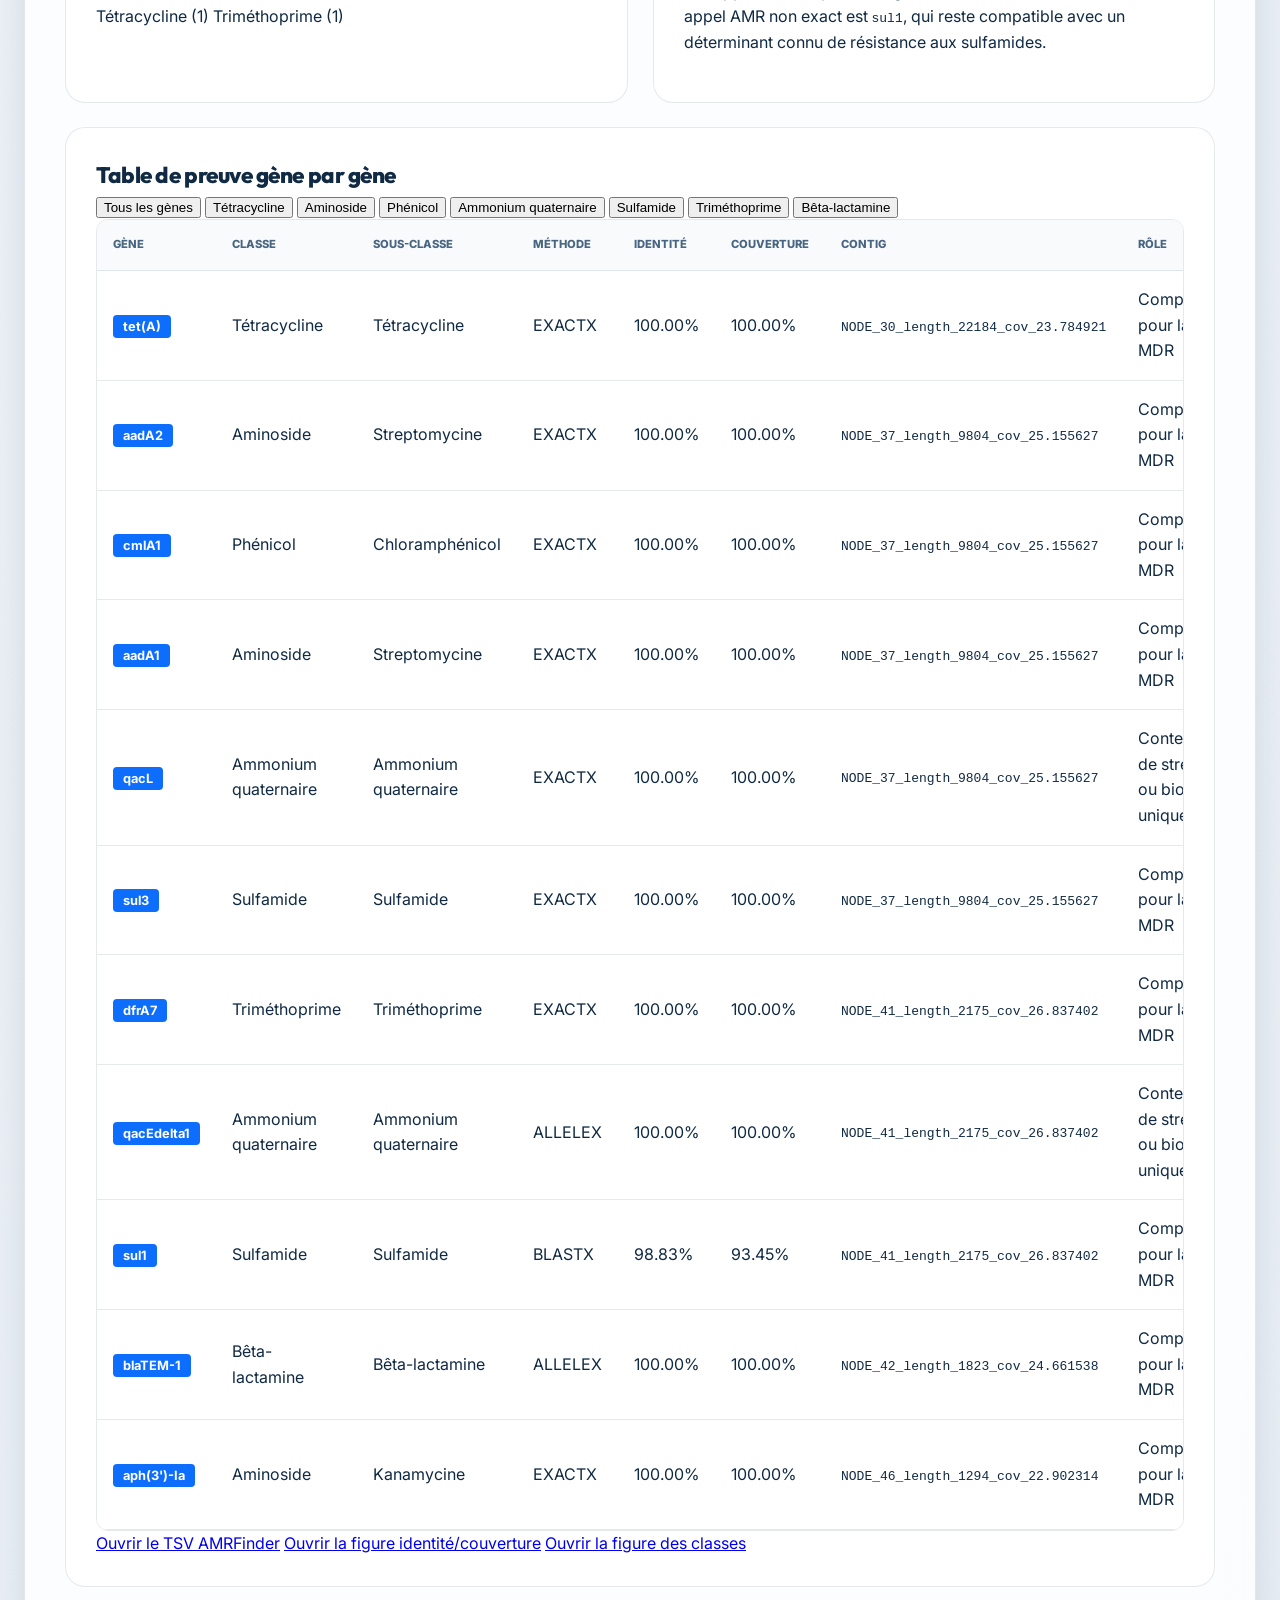
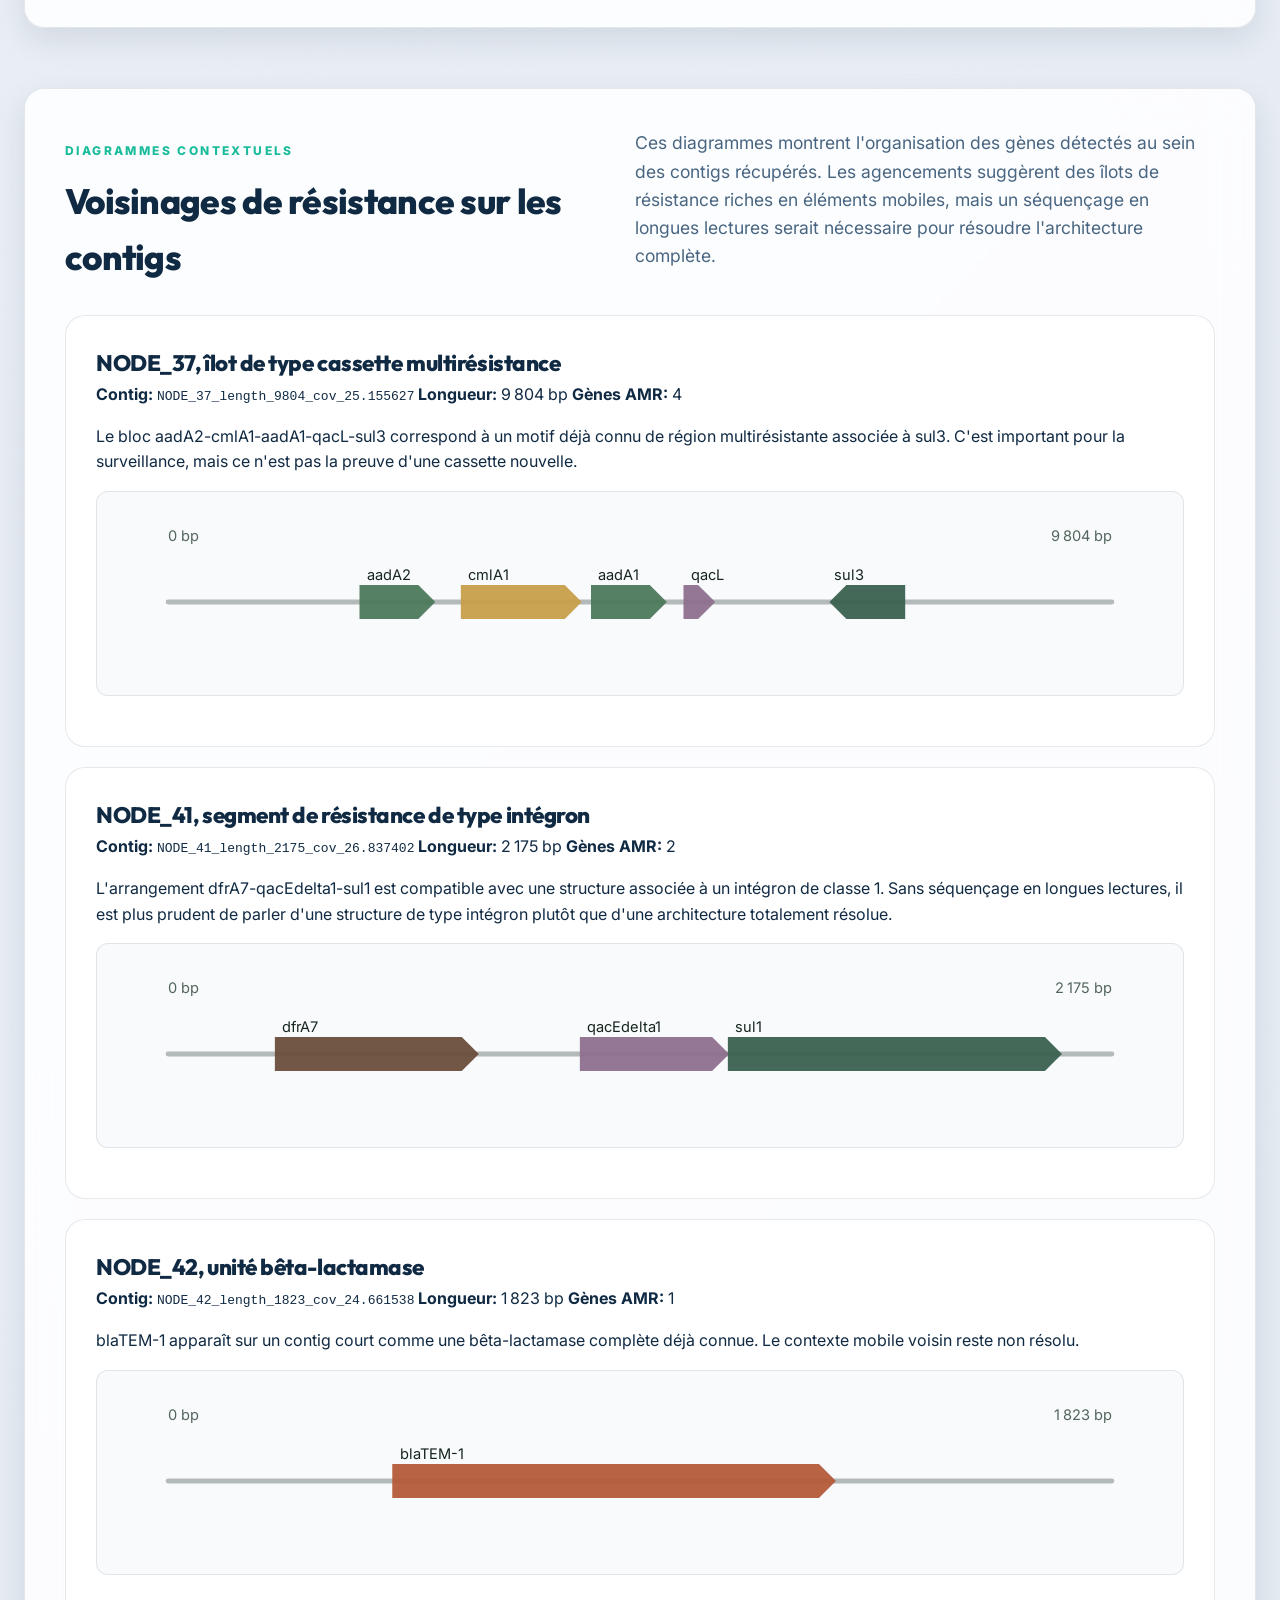
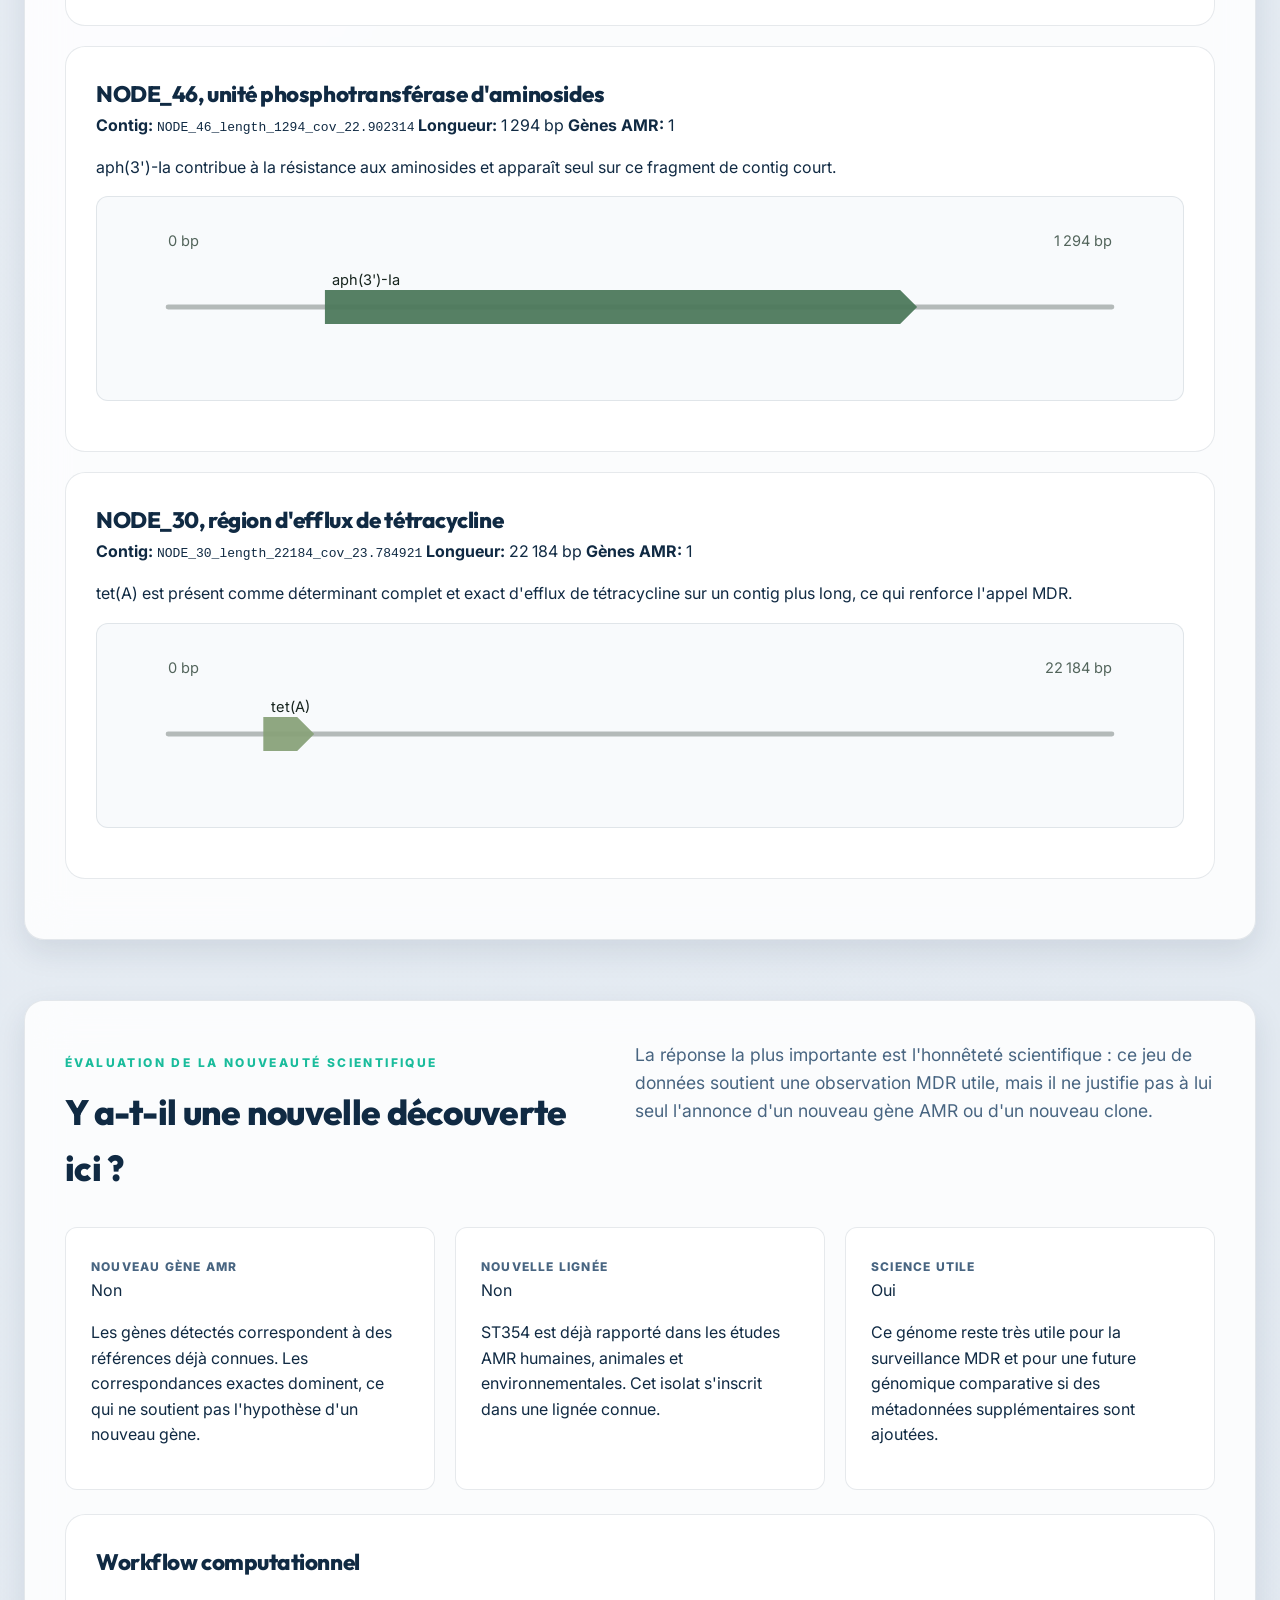
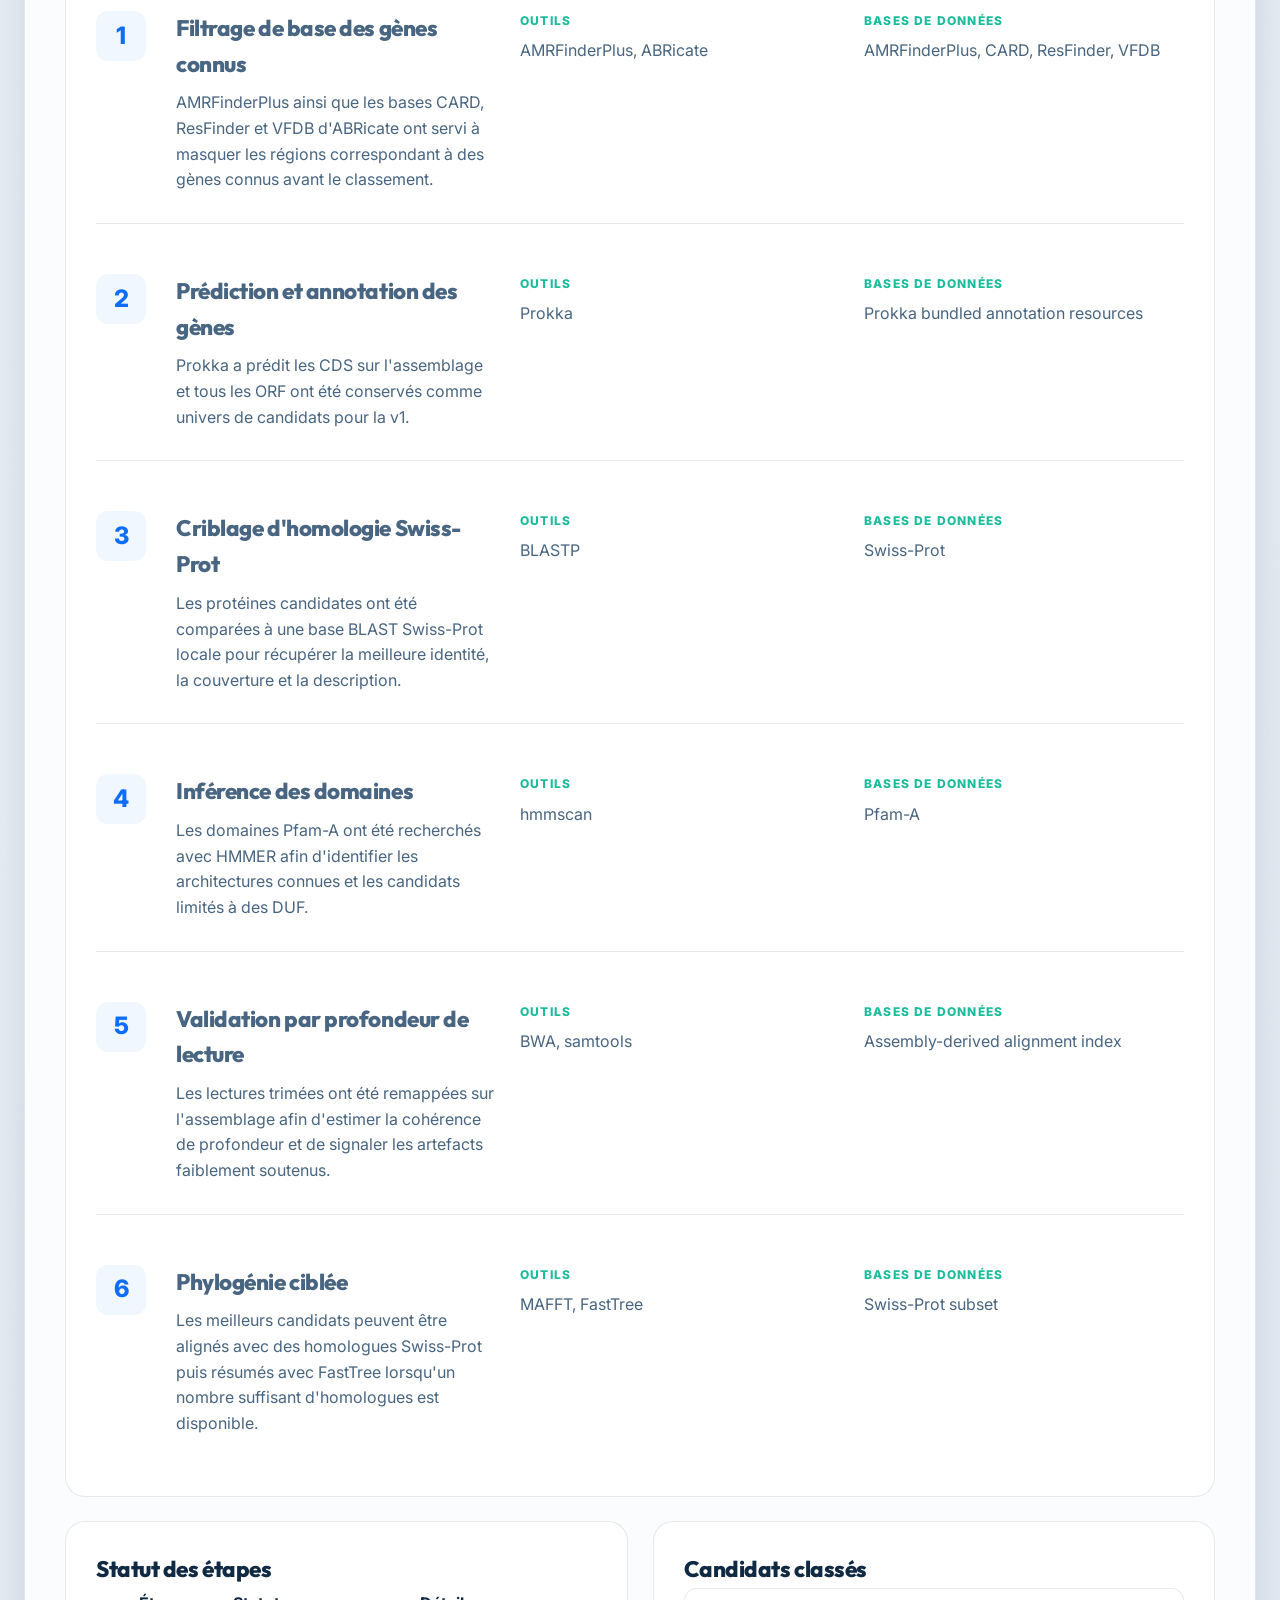
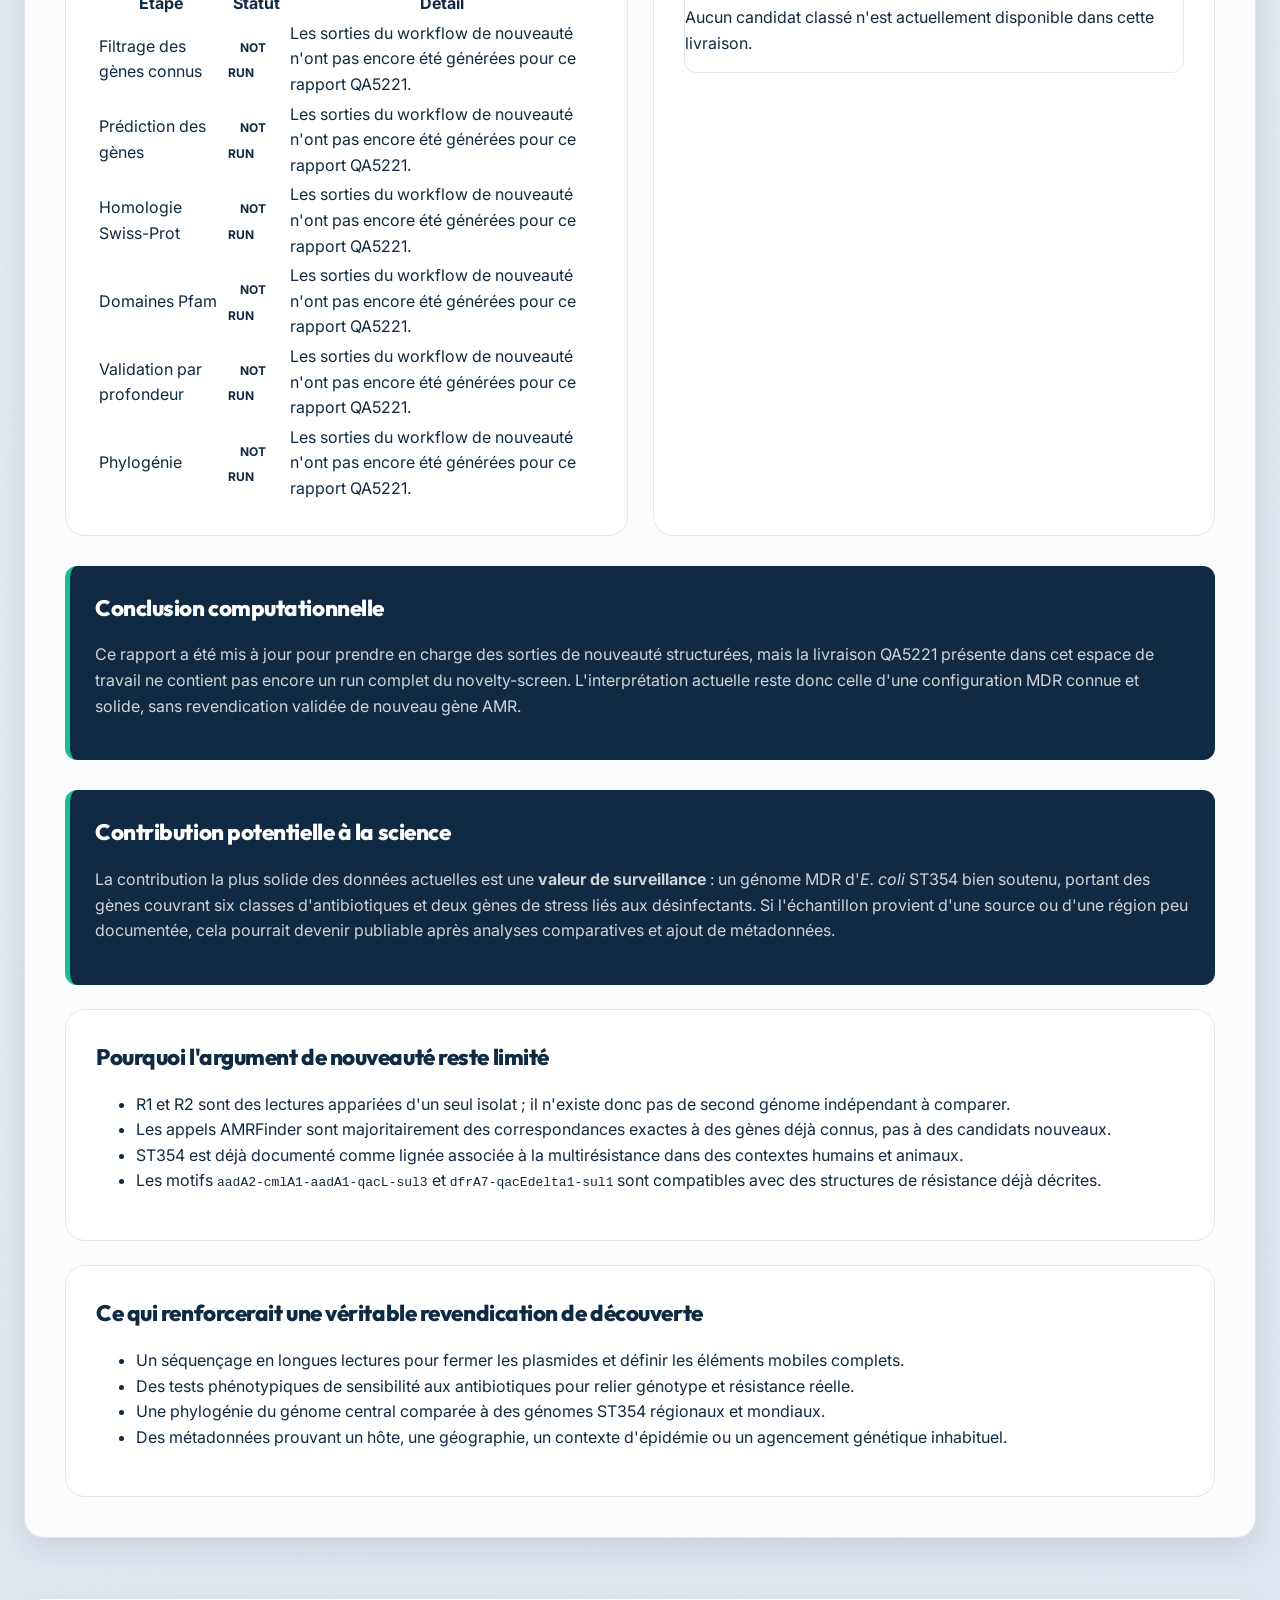
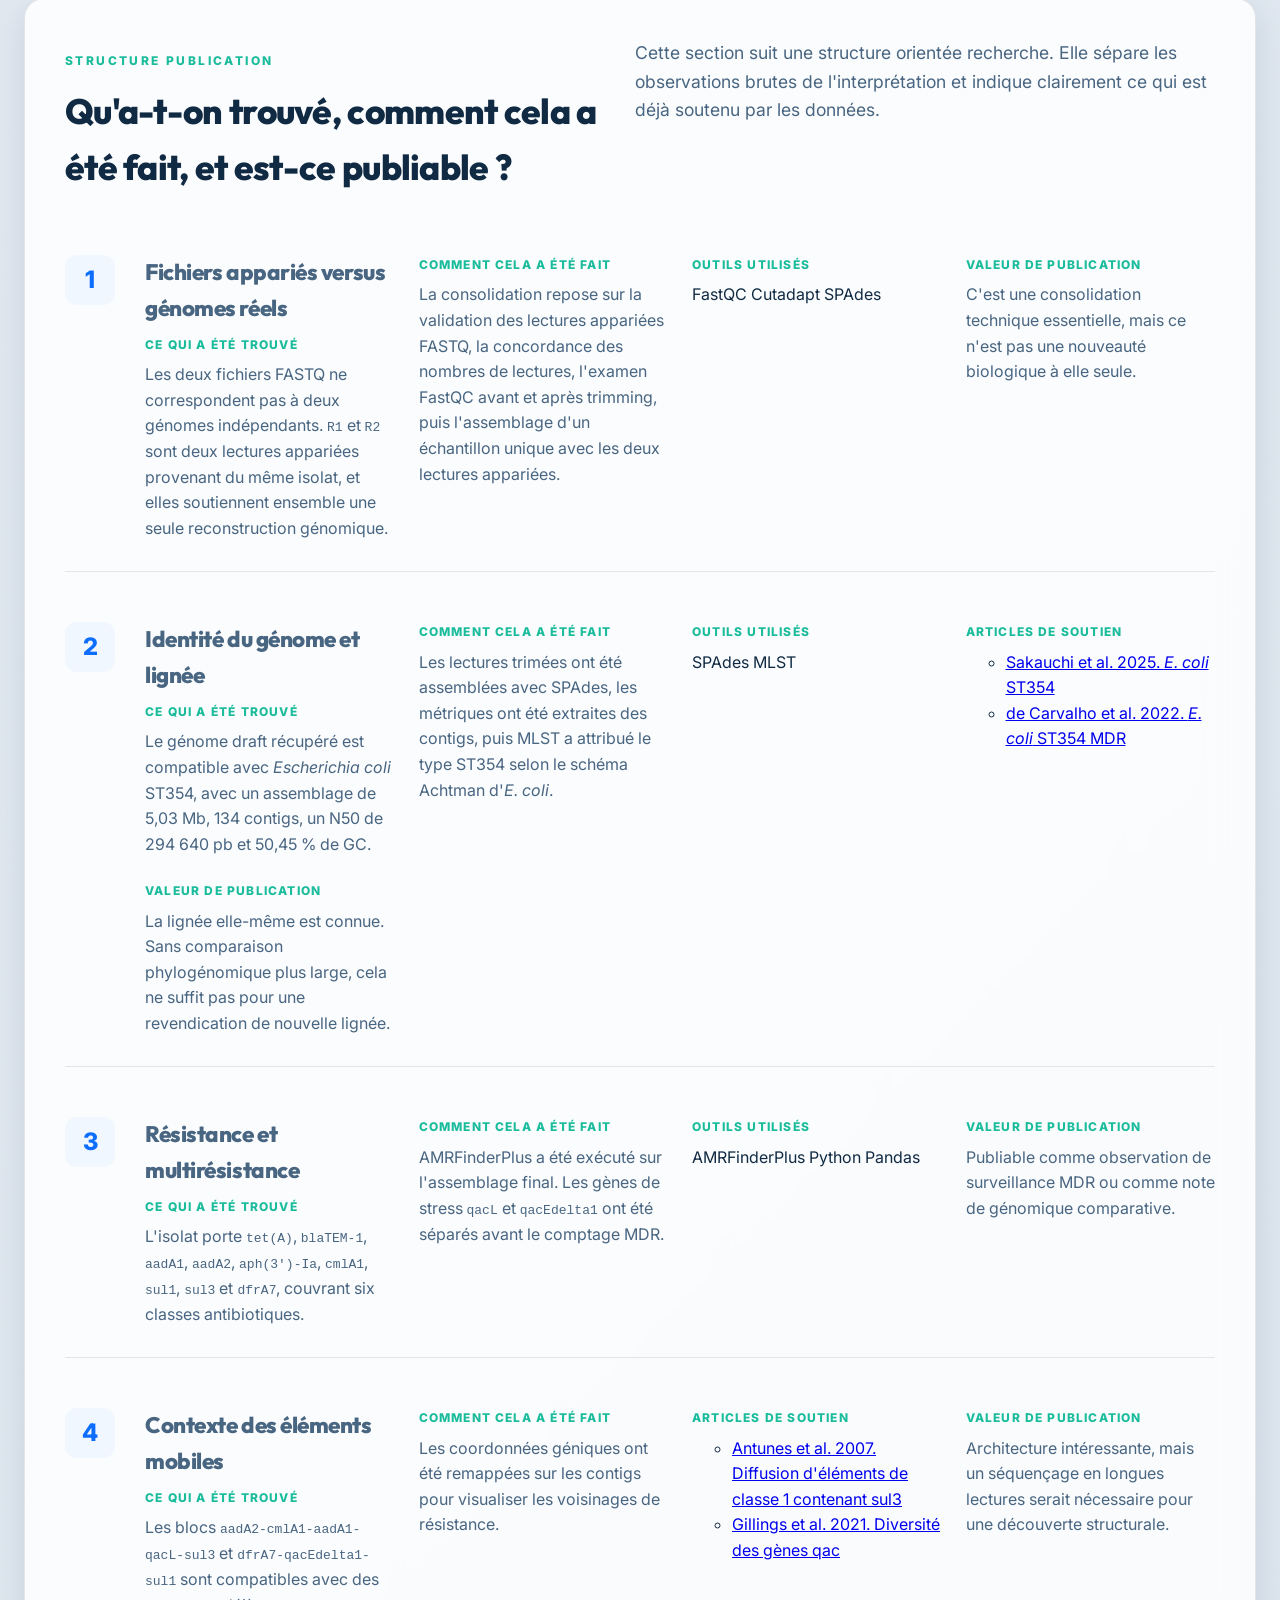
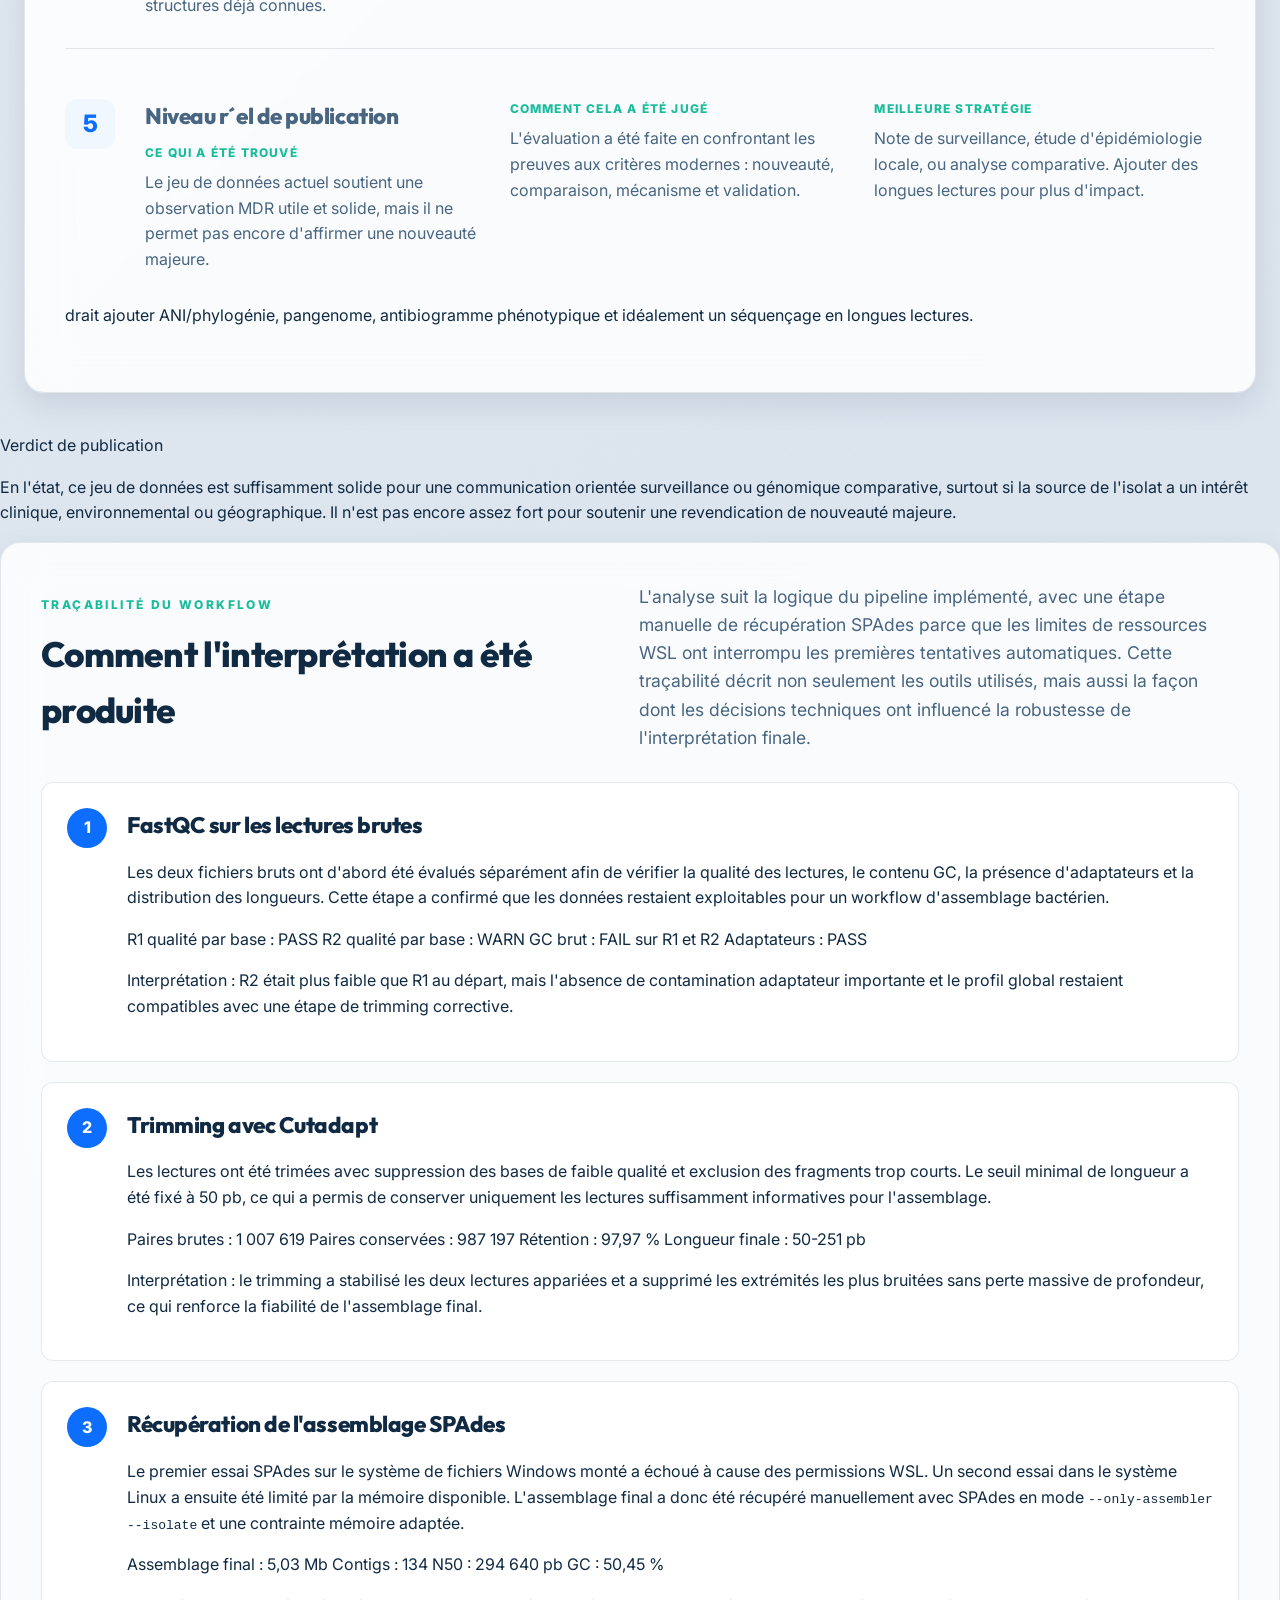
<file: index.fr.html>
<!DOCTYPE html>
<html lang="fr">
<head>
  <meta charset="utf-8">
  <meta name="viewport" content="width=device-width, initial-scale=1">
  <title>QA5221 Atlas AMR</title>
  <link rel="preconnect" href="https://fonts.googleapis.com">
  <link rel="preconnect" href="https://fonts.gstatic.com" crossorigin>
  <link href="https://fonts.googleapis.com/css2?family=Inter:wght@400;600;700;800&family=Outfit:wght@400;700;800&display=swap" rel="stylesheet">
  <link rel="stylesheet" href="styles.css">
</head>
<body>
  <div class="page-shell">
    <div class="topbar">
      <div class="topbar-group">
        <span class="topbar-chip">Échantillon : QA5221_S16_L001</span>
        <span class="topbar-chip">Lectures appariées, un seul génome</span>
      </div>
      <div class="language-switch" aria-label="Changement de langue">
        <a class="language-link" href="index.html">EN</a>
        <a class="language-link active" href="index.fr.html" lang="fr">FR</a>
      </div>
    </div>

    <header class="hero" id="top">
      <div class="hero-copy">
        <p class="eyebrow">Rapport génomique</p>
        <h1>Atlas AMR QA5221</h1>
        <p class="hero-lead">
          Portail statique d'interprétation pour un seul échantillon de séquençage génomique entier en lectures appariées.
          Les lectures brutes ont été assemblées en un seul génome puis évaluées pour la résistance
          aux antimicrobiens, la multirésistance et la valeur scientifique potentielle.
        </p>
        <div class="hero-badges" id="hero-badges"></div>
        <div class="hero-actions">
          <a class="button button-primary" href="../reports/QA5221_S16_L001_summary.html">Ouvrir le résumé d'origine</a>
          <a class="button" href="../reports/QA5221_S16_L001_sample_summary.csv">Télécharger le CSV échantillon</a>
          <a class="button" href="../reports/QA5221_S16_L001_amr_genes.csv">Télécharger le CSV des gènes AMR</a>
        </div>
      </div>
      <div class="hero-panel">
        <div class="specimen-card">
          <span class="specimen-label">Réalité biologique</span>
          <h2>Un isolat, deux fichiers appariés</h2>
          <p>
            <code>R1</code> et <code>R2</code> ne correspondent pas à deux bactéries différentes.
            Ce sont deux lectures appariées provenant de la même librairie ADN et elles soutiennent
            une seule interprétation AMR combinée.
          </p>
          <div class="specimen-grid">
            <div><span>Fichiers d'entrée</span><strong>2 fichiers FASTQ</strong></div>
            <div><span>Échantillons biologiques</span><strong>1 isolat</strong></div>
            <div><span>Assemblage</span><strong>5.03 Mb</strong></div>
            <div><span>Statut MDR</span><strong>OUI</strong></div>
          </div>
        </div>
      </div>
    </header>

    <nav class="section-nav">
      <a href="#overview">Vue d'ensemble</a>
      <a href="#qc">Qualité des lectures</a>
      <a href="#assembly">Assemblage</a>
      <a href="#amr">Résistance</a>
      <a href="#clusters">Contexte génétique</a>
      <a href="#novelty">Nouveauté</a>
      <a href="#research">Angle publication</a>
      <a href="#methods">Méthodes</a>
    </nav>

    <main>
      <section class="panel" id="overview">
        <div class="panel-head">
          <div>
            <p class="eyebrow">Vue exécutive</p>
            <h2>Ce que montre cet échantillon</h2>
          </div>
          <p class="panel-summary">
            Le génome est compatible avec un isolat d'<em>Escherichia coli</em> et porte un profil de
            résistance couvrant six classes d'antibiotiques, ce qui satisfait la définition demandée
            de MDR génotypique.
          </p>
        </div>
        <div class="metrics-grid" id="metrics-grid"></div>
        <div class="callout">
          <h3>Interprétation</h3>
          <p>
            Cet échantillon soutient une <strong>configuration MDR connue</strong>, mais pas une découverte
            d'un nouveau gène AMR. La majorité des gènes détectés sont des correspondances exactes
            à des références déjà établies.
          </p>
        </div>
      </section>

      <section class="panel" id="qc">
        <div class="panel-head">
          <div>
            <p class="eyebrow">Évaluation au niveau des lectures</p>
            <h2>Revue qualité de R1 et R2</h2>
          </div>
          <p class="panel-summary">
            Les deux fichiers appariés peuvent être comparés pour la qualité du séquençage, mais ils
            ne doivent pas être interprétés comme deux génomes distincts. Le trimming a amélioré le profil
            initialement plus faible de R2.
          </p>
        </div>
        <div class="two-column">
          <article class="subpanel">
            <h3>Matrice des statuts QC</h3>
            <div id="qc-matrix"></div>
            <div class="inline-links">
              <a href="../qc/raw/QA5221_S16_L001_R1_001_fastqc.html">FastQC brut R1</a>
              <a href="../qc/raw/QA5221_S16_L001_R2_001_fastqc.html">FastQC brut R2</a>
              <a href="../qc/trimmed/QA5221_S16_L001_trimmed_R1_fastqc.html">FastQC trimmé R1</a>
              <a href="../qc/trimmed/QA5221_S16_L001_trimmed_R2_fastqc.html">FastQC trimmé R2</a>
            </div>
          </article>
          <article class="subpanel">
            <h3>Rétention des lectures</h3>
            <div class="chart-shell">
              <svg id="read-chart" viewBox="0 0 420 260" aria-labelledby="read-chart-title" role="img">
                <title id="read-chart-title">Nombre de lectures avant et après trimming</title>
              </svg>
            </div>
            <p class="figure-note">
              97,97 % des paires de lectures ont été conservées après trimming. Le contenu adaptateur
              est resté propre et la longueur minimale est passée de 35 pb à 50 pb.
            </p>
          </article>
        </div>
      </section>

      <section class="panel" id="assembly">
        <div class="panel-head">
          <div>
            <p class="eyebrow">Reconstruction du génome</p>
            <h2>Assemblage et filtre d'adéquation WGS</h2>
          </div>
          <p class="panel-summary">
            Malgré les limites de ressources WSL lors des premières tentatives, l'assemblage récupéré
            satisfait clairement les critères de compatibilité avec un génome bactérien complet.
          </p>
        </div>
        <div class="two-column">
          <article class="subpanel">
            <h3>Métriques d'assemblage</h3>
            <div class="assembly-grid" id="assembly-grid"></div>
            <div class="wgs-gate">
              <div class="gate-ring" id="gate-ring"><span id="gate-ring-label"></span></div>
              <div class="gate-text">
                <h4>Compatibilité WGS</h4>
                <p>
                  La profondeur post-trimming, la taille d'assemblage et le N50 sont tous conformes.
                  L'interprétation AMR est donc pertinente pour une analyse de type isolat.
                </p>
              </div>
            </div>
          </article>
          <article class="subpanel">
            <h3>Signal de lignée</h3>
            <div class="lineage-card">
              <p class="lineage-kicker">MLST</p>
              <h4><em>E. coli</em> ST354</h4>
              <p>
                L'assemblage correspond au schéma <code>ecoli_achtman_4</code>, type de séquence
                <strong>354</strong>. ST354 est déjà décrit dans la littérature AMR humaine, animale
                et environnementale ; la lignée n'est donc pas nouvelle.
              </p>
              <a href="../amr/QA5221_mlst.tsv">Ouvrir la sortie MLST</a>
            </div>
          </article>
        </div>
      </section>

      <section class="panel" id="amr">
        <div class="panel-head">
          <div>
            <p class="eyebrow">Paysage de résistance</p>
            <h2>Gènes AMR et classes d'antibiotiques</h2>
          </div>
          <p class="panel-summary">
            Neuf gènes AMR ont été comptabilisés pour la MDR, tandis que deux gènes de stress supplémentaires
            ont été conservés pour le contexte car ils peuvent voyager avec des cassettes de résistance
            sans définir une classe antibiotique.
          </p>
        </div>
        <div class="two-column">
          <article class="subpanel">
            <h3>Charge par classe antibiotique</h3>
            <div class="chart-shell">
              <svg id="class-chart" viewBox="0 0 420 280" aria-labelledby="class-chart-title" role="img">
                <title id="class-chart-title">Classes antibiotiques détectées</title>
              </svg>
            </div>
            <div class="legend-list" id="class-legend"></div>
          </article>
          <article class="subpanel">
            <h3>Support identité et couverture</h3>
            <div class="chart-shell">
              <svg id="scatter-chart" viewBox="0 0 420 280" aria-labelledby="scatter-chart-title" role="img">
                <title id="scatter-chart-title">Identité et couverture des gènes AMR</title>
              </svg>
            </div>
            <p class="figure-note">
              Les appels exacts pleine longueur dominent cet échantillon. Le seul appel AMR non exact
              est <code>sul1</code>, qui reste compatible avec un déterminant connu de résistance aux sulfamides.
            </p>
          </article>
        </div>
        <div class="subpanel gene-table-panel">
          <div class="gene-table-head">
            <h3>Table de preuve gène par gène</h3>
            <div class="filter-row" id="filter-row"></div>
          </div>
          <div class="table-wrap">
            <table class="gene-table">
              <thead>
                <tr>
                  <th>Gène</th>
                  <th>Classe</th>
                  <th>Sous-classe</th>
                  <th>Méthode</th>
                  <th>Identité</th>
                  <th>Couverture</th>
                  <th>Contig</th>
                  <th>Rôle</th>
                </tr>
              </thead>
              <tbody id="gene-table-body"></tbody>
            </table>
          </div>
          <div class="inline-links">
            <a href="../amr/QA5221_amrfinder.tsv">Ouvrir le TSV AMRFinder</a>
            <a href="../reports/QA5221_S16_L001_amr_identity_coverage.png">Ouvrir la figure identité/couverture</a>
            <a href="../reports/QA5221_S16_L001_amr_classes.png">Ouvrir la figure des classes</a>
          </div>
        </div>
      </section>

      <section class="panel" id="clusters">
        <div class="panel-head">
          <div>
            <p class="eyebrow">Diagrammes contextuels</p>
            <h2>Voisinages de résistance sur les contigs</h2>
          </div>
          <p class="panel-summary">
            Ces diagrammes montrent l'organisation des gènes détectés au sein des contigs récupérés.
            Les agencements suggèrent des îlots de résistance riches en éléments mobiles, mais un séquençage
            en longues lectures serait nécessaire pour résoudre l'architecture complète.
          </p>
        </div>
        <div class="cluster-stack" id="cluster-stack"></div>
      </section>

      <section class="panel" id="novelty">
        <div class="panel-head">
          <div>
            <p class="eyebrow">Évaluation de la nouveauté scientifique</p>
            <h2>Y a-t-il une nouvelle découverte ici ?</h2>
          </div>
          <p class="panel-summary">
            La réponse la plus importante est l'honnêteté scientifique : ce jeu de données soutient une
            observation MDR utile, mais il ne justifie pas à lui seul l'annonce d'un nouveau gène AMR
            ou d'un nouveau clone.
          </p>
        </div>
        <div class="novelty-grid" id="novelty-grid"></div>
        <div class="subpanel">
          <h3>Workflow computationnel</h3>
          <div class="research-grid" id="novelty-methods"></div>
        </div>
        <div class="two-column">
          <article class="subpanel">
            <h3>Statut des étapes</h3>
            <div id="novelty-stage-status"></div>
          </article>
          <article class="subpanel">
            <h3>Candidats classés</h3>
            <div class="table-wrap" id="novelty-candidates"></div>
          </article>
        </div>
        <div class="callout contrast">
          <h3>Conclusion computationnelle</h3>
          <p id="novelty-conclusion"></p>
        </div>
        <div class="callout contrast">
          <h3>Contribution potentielle à la science</h3>
          <p>
            La contribution la plus solide des données actuelles est une <strong>valeur de surveillance</strong> :
            un génome MDR d'<em>E. coli</em> ST354 bien soutenu, portant des gènes couvrant six classes
            d'antibiotiques et deux gènes de stress liés aux désinfectants. Si l'échantillon provient
            d'une source ou d'une région peu documentée, cela pourrait devenir publiable après analyses
            comparatives et ajout de métadonnées.
          </p>
        </div>
        <div class="subpanel">
          <h3>Pourquoi l'argument de nouveauté reste limité</h3>
          <ul class="truth-list">
            <li>R1 et R2 sont des lectures appariées d'un seul isolat ; il n'existe donc pas de second génome indépendant à comparer.</li>
            <li>Les appels AMRFinder sont majoritairement des correspondances exactes à des gènes déjà connus, pas à des candidats nouveaux.</li>
            <li>ST354 est déjà documenté comme lignée associée à la multirésistance dans des contextes humains et animaux.</li>
            <li>Les motifs <code>aadA2-cmlA1-aadA1-qacL-sul3</code> et <code>dfrA7-qacEdelta1-sul1</code> sont compatibles avec des structures de résistance déjà décrites.</li>
          </ul>
        </div>
        <div class="subpanel">
          <h3>Ce qui renforcerait une véritable revendication de découverte</h3>
          <ul class="truth-list">
            <li>Un séquençage en longues lectures pour fermer les plasmides et définir les éléments mobiles complets.</li>
            <li>Des tests phénotypiques de sensibilité aux antibiotiques pour relier génotype et résistance réelle.</li>
            <li>Une phylogénie du génome central comparée à des génomes ST354 régionaux et mondiaux.</li>
            <li>Des métadonnées prouvant un hôte, une géographie, un contexte d'épidémie ou un agencement génétique inhabituel.</li>
          </ul>
        </div>
      </section>

      <section class="panel" id="research">
        <div class="panel-head">
          <div>
            <p class="eyebrow">Structure publication</p>
            <h2>Qu'a-t-on trouvé, comment cela a été fait, et est-ce publiable ?</h2>
          </div>
          <p class="panel-summary">
            Cette section suit une structure orientée recherche. Elle sépare les observations brutes de
            l'interprétation et indique clairement ce qui est déjà soutenu par les données.
          </p>
        </div>
        <ul class="modern-list">
          <li class="modern-list-item">
            <div class="modern-list-icon">1</div>
            <div class="modern-list-content">
              <div class="modern-list-block">
                <h3 class="modern-list-text">Fichiers appari&eacute;s versus g&eacute;nomes r&eacute;els</h3>
                <span class="modern-list-label">Ce qui a &eacute;t&eacute; trouv&eacute;</span>
                <p class="modern-list-text">Les deux fichiers FASTQ ne correspondent pas &agrave; deux g&eacute;nomes ind&eacute;pendants. <code>R1</code> et <code>R2</code> sont deux lectures appari&eacute;es provenant du m&ecirc;me isolat, et elles soutiennent ensemble une seule reconstruction g&eacute;nomique.</p>
              </div>
              <div class="modern-list-block">
                <span class="modern-list-label">Comment cela a &eacute;t&eacute; fait</span>
                <p class="modern-list-text">La consolidation repose sur la validation des lectures appari&eacute;es FASTQ, la concordance des nombres de lectures, l'examen FastQC avant et apr&egrave;s trimming, puis l'assemblage d'un &eacute;chantillon unique avec les deux lectures appari&eacute;es.</p>
              </div>
              <div class="modern-list-block">
                <span class="modern-list-label">Outils utilis&eacute;s</span>
                <div class="tool-pill-row">
                  <span class="tool-pill">FastQC</span>
                  <span class="tool-pill">Cutadapt</span>
                  <span class="tool-pill">SPAdes</span>
                </div>
              </div>
              <div class="modern-list-block">
                <span class="modern-list-label">Valeur de publication</span>
                <p class="modern-list-text">C'est une consolidation technique essentielle, mais ce n'est pas une nouveaut&eacute; biologique &agrave; elle seule.</p>
              </div>
            </div>
          </li>

          <li class="modern-list-item">
            <div class="modern-list-icon">2</div>
            <div class="modern-list-content">
              <div class="modern-list-block">
                <h3 class="modern-list-text">Identit&eacute; du g&eacute;nome et lign&eacute;e</h3>
                <span class="modern-list-label">Ce qui a &eacute;t&eacute; trouv&eacute;</span>
                <p class="modern-list-text">Le g&eacute;nome draft r&eacute;cup&eacute;r&eacute; est compatible avec <em>Escherichia coli</em> ST354, avec un assemblage de 5,03 Mb, 134 contigs, un N50 de 294&nbsp;640 pb et 50,45&nbsp;% de GC.</p>
              </div>
              <div class="modern-list-block">
                <span class="modern-list-label">Comment cela a &eacute;t&eacute; fait</span>
                <p class="modern-list-text">Les lectures trim&eacute;es ont &eacute;t&eacute; assembl&eacute;es avec SPAdes, les m&eacute;triques ont &eacute;t&eacute; extraites des contigs, puis MLST a attribu&eacute; le type ST354 selon le sch&eacute;ma Achtman d'<em>E. coli</em>.</p>
              </div>
              <div class="modern-list-block">
                <span class="modern-list-label">Outils utilis&eacute;s</span>
                <div class="tool-pill-row">
                  <span class="tool-pill">SPAdes</span>
                  <span class="tool-pill">MLST</span>
                </div>
              </div>
              <div class="modern-list-block">
                <span class="modern-list-label">Articles de soutien</span>
                <ul class="paper-list">
                  <li><a href="https://pubmed.ncbi.nlm.nih.gov/40107766/">Sakauchi et al. 2025. <em>E. coli</em> ST354</a></li>
                  <li><a href="https://pmc.ncbi.nlm.nih.gov/articles/PMC9646818/">de Carvalho et al. 2022. <em>E. coli</em> ST354 MDR</a></li>
                </ul>
              </div>
              <div class="modern-list-block">
                <span class="modern-list-label">Valeur de publication</span>
                <p class="modern-list-text">La lign&eacute;e elle-m&ecirc;me est connue. Sans comparaison phylog&eacute;nomique plus large, cela ne suffit pas pour une revendication de nouvelle lignée.</p>
              </div>
            </div>
          </li>

          <li class="modern-list-item">
            <div class="modern-list-icon">3</div>
            <div class="modern-list-content">
              <div class="modern-list-block">
                <h3 class="modern-list-text">R&eacute;sistance et multir&eacute;sistance</h3>
                <span class="modern-list-label">Ce qui a &eacute;t&eacute; trouv&eacute;</span>
                <p class="modern-list-text">L'isolat porte <code>tet(A)</code>, <code>blaTEM-1</code>, <code>aadA1</code>, <code>aadA2</code>, <code>aph(3')-Ia</code>, <code>cmlA1</code>, <code>sul1</code>, <code>sul3</code> et <code>dfrA7</code>, couvrant six classes antibiotiques.</p>
              </div>
              <div class="modern-list-block">
                <span class="modern-list-label">Comment cela a &eacute;t&eacute; fait</span>
                <p class="modern-list-text">AMRFinderPlus a &eacute;t&eacute; ex&eacute;cut&eacute; sur l'assemblage final. Les g&egrave;nes de stress <code>qacL</code> et <code>qacEdelta1</code> ont &eacute;t&eacute; s&eacute;par&eacute;s avant le comptage MDR.</p>
              </div>
              <div class="modern-list-block">
                <span class="modern-list-label">Outils utilis&eacute;s</span>
                <div class="tool-pill-row">
                  <span class="tool-pill">AMRFinderPlus</span>
                  <span class="tool-pill">Python</span>
                  <span class="tool-pill">Pandas</span>
                </div>
              </div>
              <div class="modern-list-block">
                <span class="modern-list-label">Valeur de publication</span>
                <p class="modern-list-text">Publiable comme observation de surveillance MDR ou comme note de g&eacute;nomique comparative.</p>
              </div>
            </div>
          </li>

          <li class="modern-list-item">
            <div class="modern-list-icon">4</div>
            <div class="modern-list-content">
              <div class="modern-list-block">
                <h3 class="modern-list-text">Contexte des &eacute;l&eacute;ments mobiles</h3>
                <span class="modern-list-label">Ce qui a &eacute;t&eacute; trouv&eacute;</span>
                <p class="modern-list-text">Les blocs <code>aadA2-cmlA1-aadA1-qacL-sul3</code> et <code>dfrA7-qacEdelta1-sul1</code> sont compatibles avec des structures d&eacute;j&agrave; connues.</p>
              </div>
              <div class="modern-list-block">
                <span class="modern-list-label">Comment cela a &eacute;t&eacute; fait</span>
                <p class="modern-list-text">Les coordonn&eacute;es g&eacute;niques ont &eacute;t&eacute; remapp&eacute;es sur les contigs pour visualiser les voisinages de r&eacute;sistance.</p>
              </div>
              <div class="modern-list-block">
                <span class="modern-list-label">Articles de soutien</span>
                <ul class="paper-list">
                  <li><a href="https://pmc.ncbi.nlm.nih.gov/articles/PMC1855504/">Antunes et al. 2007. Diffusion d'&eacute;l&eacute;ments de classe 1 contenant sul3</a></li>
                  <li><a href="https://pmc.ncbi.nlm.nih.gov/articles/PMC8448097/">Gillings et al. 2021. Diversit&eacute; des g&egrave;nes qac</a></li>
                </ul>
              </div>
              <div class="modern-list-block">
                <span class="modern-list-label">Valeur de publication</span>
                <p class="modern-list-text">Architecture int&eacute;ressante, mais un s&eacute;quen&ccedil;age en longues lectures serait n&eacute;cessaire pour une d&eacute;couverte structurale.</p>
              </div>
            </div>
          </li>

          <li class="modern-list-item">
            <div class="modern-list-icon">5</div>
            <div class="modern-list-content">
              <div class="modern-list-block">
                <h3 class="modern-list-text">Niveau r&acute;el de publication</h3>
                <span class="modern-list-label">Ce qui a &eacute;t&eacute; trouv&eacute;</span>
                <p class="modern-list-text">Le jeu de donn&eacute;es actuel soutient une observation MDR utile et solide, mais il ne permet pas encore d'affirmer une nouveaut&eacute; majeure.</p>
              </div>
              <div class="modern-list-block">
                <span class="modern-list-label">Comment cela a &eacute;t&eacute; jug&eacute;</span>
                <p class="modern-list-text">L'&eacute;valuation a &eacute;t&eacute; faite en confrontant les preuves aux crit&egrave;res modernes : nouveaut&eacute;, comparaison, m&eacute;canisme et validation.</p>
              </div>
              <div class="modern-list-block">
                <span class="modern-list-label">Meilleure strat&eacute;gie</span>
                <p class="modern-list-text">Note de surveillance, &eacute;tude d'&eacute;pid&eacute;miologie locale, ou analyse comparative. Ajouter des longues lectures pour plus d'impact.</p>
              </div>
            </div>
          </li>
        </ul>drait ajouter ANI/phylog&eacute;nie, pangenome,
                antibiogramme ph&eacute;notypique et id&eacute;alement un s&eacute;quen&ccedil;age en longues lectures.
              </p>
            </div>
          </article>
        </div>
        <div class="verdict-band">
          <span class="verdict-kicker">Verdict de publication</span>
          <p>
            En l'&eacute;tat, ce jeu de donn&eacute;es est suffisamment solide pour une communication orient&eacute;e surveillance
            ou g&eacute;nomique comparative, surtout si la source de l'isolat a un int&eacute;r&ecirc;t clinique, environnemental
            ou g&eacute;ographique. Il n'est pas encore assez fort pour soutenir une revendication de nouveaut&eacute; majeure.
          </p>
        </div>
      </section>

      <section class="panel" id="methods">
        <div class="panel-head">
          <div>
            <p class="eyebrow">Traçabilité du workflow</p>
            <h2>Comment l'interprétation a été produite</h2>
          </div>
          <p class="panel-summary">
            L'analyse suit la logique du pipeline implémenté, avec une étape manuelle de récupération SPAdes
            parce que les limites de ressources WSL ont interrompu les premières tentatives automatiques.
            Cette traçabilité décrit non seulement les outils utilisés, mais aussi la façon dont les décisions
            techniques ont influencé la robustesse de l'interprétation finale.
          </p>
        </div>
        <div class="timeline">
          <div class="timeline-item">
            <span class="timeline-step">1</span>
            <div class="timeline-body">
              <h3>FastQC sur les lectures brutes</h3>
              <p>
                Les deux fichiers bruts ont d'abord été évalués séparément afin de vérifier la qualité des lectures,
                le contenu GC, la présence d'adaptateurs et la distribution des longueurs. Cette étape a confirmé que
                les données restaient exploitables pour un workflow d'assemblage bactérien.
              </p>
              <div class="timeline-meta">
                <span class="timeline-chip">R1 qualité par base : PASS</span>
                <span class="timeline-chip">R2 qualité par base : WARN</span>
                <span class="timeline-chip">GC brut : FAIL sur R1 et R2</span>
                <span class="timeline-chip">Adaptateurs : PASS</span>
              </div>
              <p class="timeline-note">
                Interprétation : R2 était plus faible que R1 au départ, mais l'absence de contamination adaptateur
                importante et le profil global restaient compatibles avec une étape de trimming corrective.
              </p>
            </div>
          </div>
          <div class="timeline-item">
            <span class="timeline-step">2</span>
            <div class="timeline-body">
              <h3>Trimming avec Cutadapt</h3>
              <p>
                Les lectures ont été trimées avec suppression des bases de faible qualité et exclusion des fragments
                trop courts. Le seuil minimal de longueur a été fixé à 50 pb, ce qui a permis de conserver uniquement
                les lectures suffisamment informatives pour l'assemblage.
              </p>
              <div class="timeline-meta">
                <span class="timeline-chip">Paires brutes : 1 007 619</span>
                <span class="timeline-chip">Paires conservées : 987 197</span>
                <span class="timeline-chip">Rétention : 97,97 %</span>
                <span class="timeline-chip">Longueur finale : 50-251 pb</span>
              </div>
              <p class="timeline-note">
                Interprétation : le trimming a stabilisé les deux lectures appariées et a supprimé les extrémités les plus bruitées
                sans perte massive de profondeur, ce qui renforce la fiabilité de l'assemblage final.
              </p>
            </div>
          </div>
          <div class="timeline-item">
            <span class="timeline-step">3</span>
            <div class="timeline-body">
              <h3>Récupération de l'assemblage SPAdes</h3>
              <p>
                Le premier essai SPAdes sur le système de fichiers Windows monté a échoué à cause des permissions WSL.
                Un second essai dans le système Linux a ensuite été limité par la mémoire disponible. L'assemblage final
                a donc été récupéré manuellement avec SPAdes en mode <code>--only-assembler --isolate</code> et une
                contrainte mémoire adaptée.
              </p>
              <div class="timeline-meta">
                <span class="timeline-chip">Assemblage final : 5,03 Mb</span>
                <span class="timeline-chip">Contigs : 134</span>
                <span class="timeline-chip">N50 : 294 640 pb</span>
                <span class="timeline-chip">GC : 50,45 %</span>
              </div>
              <p class="timeline-note">
                Interprétation : malgré la récupération manuelle, les métriques finales restent cohérentes avec un génome
                bactérien d'isolat, et le filtre de compatibilité WGS a été validé.
              </p>
            </div>
          </div>
          <div class="timeline-item">
            <span class="timeline-step">4</span>
            <div class="timeline-body">
              <h3>AMRFinder, MLST et recherche de plasmides</h3>
              <p>
                L'assemblage récupéré a été interrogé avec AMRFinderPlus pour la résistance, avec MLST pour l'assignation
                de lignée et avec PlasmidFinder pour la recherche de réplicons plasmidiques. Cette étape a fourni le cœur
                biologique de l'interprétation.
              </p>
              <div class="timeline-meta">
                <span class="timeline-chip">MLST : <em>E. coli</em> ST354</span>
                <span class="timeline-chip">AMR comptés : 9 gènes</span>
                <span class="timeline-chip">Gènes de stress ou biocide : 2</span>
                <span class="timeline-chip">PlasmidFinder : 0 résultat</span>
              </div>
              <p class="timeline-note">
                Les gènes majeurs détectés sont <code>tet(A)</code>, <code>blaTEM-1</code>, <code>aadA1</code>,
                <code>aadA2</code>, <code>aph(3')-Ia</code>, <code>cmlA1</code>, <code>sul1</code>,
                <code>sul3</code> et <code>dfrA7</code>. Les gènes <code>qacL</code> et <code>qacEdelta1</code>
                ont été conservés comme contexte de stress mais non comptés comme classes antibiotiques.
              </p>
            </div>
          </div>
          <div class="timeline-item">
            <span class="timeline-step">5</span>
            <div class="timeline-body">
              <h3>Classification MDR</h3>
              <p>
                Après normalisation des résultats AMR, les classes antibiotiques uniques ont été comptées afin
                d'appliquer la règle définie par le projet : MDR si au moins trois classes sont représentées.
              </p>
              <div class="timeline-meta">
                <span class="timeline-chip">Classes : 6</span>
                <span class="timeline-chip">MDR : OUI</span>
                <span class="timeline-chip">Classes retenues : tétracycline, aminosides, phénicol, sulfamides, triméthoprime, bêta-lactamines</span>
              </div>
              <p class="timeline-note">
                Interprétation finale : l'échantillon correspond à un profil MDR génotypique solide. En revanche,
                il n'y a pas de preuve suffisante pour revendiquer un nouveau gène de résistance ou une découverte
                majeure sans analyses comparatives supplémentaires.
              </p>
            </div>
          </div>
        </div>
        <div class="inline-links">
          <a href="../run_manifest.json">Ouvrir le manifeste d'exécution</a>
          <a href="../assembly/contigs.fasta">Ouvrir les contigs FASTA</a>
          <a href="../reports/QA5221_S16_L001_read_counts.png">Ouvrir la figure du nombre de lectures</a>
        </div>
        <div class="references">
          <h3>Références utilisées pour consolider l'interprétation</h3>
          <ol>
            <li><a href="https://www.ncbi.nlm.nih.gov/pathogens/docs/data_processing">NCBI Pathogen Detection : définitions de méthode AMRFinderPlus</a></li>
            <li><a href="https://pmc.ncbi.nlm.nih.gov/articles/PMC8208984/">Feldgarden et al. 2021. AMRFinderPlus et le catalogue de gènes de référence</a></li>
            <li><a href="https://pubmed.ncbi.nlm.nih.gov/40107766/">Sakauchi et al. 2025. <em>E. coli</em> ST354 producteur de CTX-M-14 chez les animaux de compagnie</a></li>
            <li><a href="https://pubmed.ncbi.nlm.nih.gov/25576024/">Kidsley et al. 2014. Lignées humaines résistantes aux fluoroquinolones incluant ST354</a></li>
            <li><a href="https://pmc.ncbi.nlm.nih.gov/articles/PMC9646818/">de Carvalho et al. 2022. <em>E. coli</em> ST354 MDR portant CTX-M-24 et KPC-2</a></li>
            <li><a href="https://pmc.ncbi.nlm.nih.gov/articles/PMC1855504/">Antunes et al. 2007. Diffusion d'éléments de classe 1 contenant sul3</a></li>
            <li><a href="https://pmc.ncbi.nlm.nih.gov/articles/PMC6834847/">Phan et al. 2019. Intégrons complexes portant aadA2, cmlA1, aadA1 et structures associées à sul3</a></li>
            <li><a href="https://pmc.ncbi.nlm.nih.gov/articles/PMC8448097/">Gillings et al. 2021. Diversité des gènes qac associés aux intégrons</a></li>
          </ol>
        </div>
      </section>
    </main>
  </div>

  <script src="site_data.js"></script>
  <script src="app.js"></script>
</body>
</html>
</file>
<file: styles.css>
:root {
  --bg: #f0f4f8;
  --bg-gradient: linear-gradient(135deg, #f0f4f8 0%, #d9e2ec 100%);
  --primary: #0d6efd; /* Lab Blue */
  --primary-deep: #003e9a;
  --bio-green: #2ecc71; /* Cell Green */
  --bio-teal: #1abc9c;
  --dna-orange: #e67e22; /* Helix Orange */
  --text-dark: #102a43;
  --text-soft: #486581;
  --panel-bg: rgba(255, 255, 255, 0.85);
  --panel-border: rgba(16, 42, 67, 0.1);
  --shadow: 0 12px 30px rgba(16, 42, 67, 0.1);
  --radius: 20px;
  --radius-sm: 12px;
  
  /* Status Colors */
  --pass: #27ae60;
  --warn: #f1c40f;
  --fail: #e74c3c;
}

* {
  box-sizing: border-box;
}

html {
  scroll-behavior: smooth;
}

body {
  margin: 0;
  color: var(--text-dark);
  font-family: 'Inter', -apple-system, BlinkMacSystemFont, "Segoe UI", Roboto, sans-serif;
  background: var(--bg-gradient);
  min-height: 100vh;
  line-height: 1.6;
}

body::before {
  content: "";
  position: fixed;
  inset: 0;
  pointer-events: none;
  background-image: 
    radial-gradient(circle at 20% 20%, rgba(26, 188, 156, 0.05) 0%, transparent 40%),
    radial-gradient(circle at 80% 80%, rgba(230, 126, 34, 0.05) 0%, transparent 40%);
  z-index: -2;
}

.page-shell {
  max-width: 1300px;
  margin: 0 auto;
  padding: 40px 24px;
  position: relative;
}

.topbar {
  display: flex;
  justify-content: space-between;
  align-items: center;
  margin-bottom: 30px;
  padding: 12px 20px;
  background: var(--panel-bg);
  backdrop-filter: blur(10px);
  border-radius: 100px;
  border: 1px solid var(--panel-border);
  box-shadow: var(--shadow);
}

.topbar-chip {
  padding: 6px 14px;
  background: rgba(13, 110, 253, 0.1);
  color: var(--primary);
  border-radius: 50px;
  font-weight: 600;
  font-size: 0.85rem;
}

.language-switch {
  display: flex;
  gap: 8px;
}

.language-link {
  padding: 6px 12px;
  border-radius: 50px;
  text-decoration: none;
  color: var(--text-soft);
  font-weight: 600;
  font-size: 0.85rem;
  transition: all 0.2s ease;
}

.language-link.active {
  background: var(--primary);
  color: white;
}

.hero {
  display: grid;
  grid-template-columns: 1.2fr 1fr;
  gap: 50px;
  padding: 60px;
  background: var(--panel-bg);
  backdrop-filter: blur(20px);
  border-radius: var(--radius);
  border: 1px solid var(--panel-border);
  box-shadow: var(--shadow);
  margin-bottom: 40px;
  position: relative;
  overflow: visible; /* Changed from hidden to prevent cut-offs */
}

/* Fix Hero Overlap */
.hero::after {
  content: "";
  position: absolute;
  top: -40px;
  right: -40px;
  width: 200px;
  height: 200px;
  background: radial-gradient(circle, rgba(26, 188, 156, 0.2) 0%, transparent 70%);
  z-index: -1; /* Move to back */
  filter: blur(30px);
}

.eyebrow {
  display: inline-block;
  margin-bottom: 12px;
  text-transform: uppercase;
  letter-spacing: 0.2em;
  color: var(--bio-teal);
  font-size: 0.75rem;
  font-weight: 800;
}

h1, h2, h3, h4 {
  font-family: 'Outfit', sans-serif;
  margin: 0;
  font-weight: 800;
  letter-spacing: -0.02em;
}

h1 {
  font-size: clamp(3rem, 5vw, 4.5rem);
  line-height: 1.1;
  color: var(--text-dark);
  margin-bottom: 20px;
}

h2 {
  font-size: 2.2rem;
  color: var(--text-dark);
}

h3 {
  font-size: 1.4rem;
  color: var(--text-dark);
}

.hero-lead {
  font-size: 1.15rem;
  color: var(--text-soft);
  max-width: 600px;
  margin-bottom: 30px;
}

.hero-actions {
  display: flex;
  gap: 16px;
}

.button {
  padding: 12px 24px;
  border-radius: 50px;
  font-weight: 700;
  text-decoration: none;
  font-size: 0.95rem;
  transition: all 0.3s cubic-bezier(0.4, 0, 0.2, 1);
  display: inline-flex;
  align-items: center;
  justify-content: center;
  border: 1px solid var(--panel-border);
  background: white;
  color: var(--text-dark);
}

.button:hover {
  transform: translateY(-3px);
  box-shadow: 0 10px 20px rgba(0, 0, 0, 0.05);
}

.button-primary {
  background: var(--primary);
  color: white;
  border: none;
  box-shadow: 0 4px 14px rgba(13, 110, 253, 0.3);
}

.button-primary:hover {
  background: var(--primary-deep);
  box-shadow: 0 6px 20px rgba(13, 110, 253, 0.4);
}

.hero-panel {
  display: flex;
  justify-content: flex-end;
}

.specimen-card {
  width: 100%;
  max-width: 440px;
  padding: 30px;
  background: #ffffff;
  border-radius: var(--radius);
  border: 4px solid var(--primary);
  position: relative;
  box-shadow: 20px 20px 0px rgba(13, 110, 253, 0.1);
}

.specimen-label {
  display: block;
  font-size: 0.75rem;
  text-transform: uppercase;
  color: var(--primary);
  font-weight: 800;
  margin-bottom: 8px;
}

.specimen-grid {
  display: grid;
  grid-template-columns: repeat(2, 1fr);
  gap: 15px;
  margin-top: 25px;
}

.specimen-grid div {
  padding: 15px;
  background: #f8fafc;
  border-radius: var(--radius-sm);
  border: 1px solid var(--panel-border);
}

.specimen-grid span {
  display: block;
  font-size: 0.7rem;
  color: var(--text-soft);
  text-transform: uppercase;
  font-weight: 700;
  margin-bottom: 4px;
}

.specimen-grid strong {
  font-size: 1.1rem;
  color: var(--text-dark);
}

.section-nav {
  display: flex;
  justify-content: center;
  flex-wrap: wrap;
  gap: 12px;
  margin: 40px 0;
  padding: 10px;
  background: var(--panel-bg);
  backdrop-filter: blur(10px);
  border-radius: 100px;
  border: 1px solid var(--panel-border);
  position: sticky;
  top: 20px;
  z-index: 100;
}

.section-nav a {
  padding: 8px 16px;
  border-radius: 50px;
  text-decoration: none;
  color: var(--text-soft);
  font-weight: 700;
  font-size: 0.85rem;
  transition: all 0.2s ease;
}

.section-nav a:hover {
  background: rgba(13, 110, 253, 0.05);
  color: var(--primary);
}

main {
  display: flex;
  flex-direction: column;
  gap: 60px;
}

.panel {
  background: var(--panel-bg);
  backdrop-filter: blur(20px);
  border-radius: var(--radius);
  border: 1px solid var(--panel-border);
  box-shadow: var(--shadow);
  padding: 40px;
  position: relative;
}

/* Fix Panel Overlaps */
.panel::before, .panel::after {
  content: none !important; /* Remove aggressive glows */
}

.subpanel {
  padding: 24px;
  min-height: 100%;
}

.panel > * + * {
  margin-top: 24px;
}

.panel > .panel-head + * {
  margin-top: 0;
}

.panel-head {
  display: flex;
  justify-content: space-between;
  align-items: start;
  flex-wrap: wrap;
  gap: 24px;
  margin-bottom: 24px;
}

.panel-head > div {
  flex: 1 1 320px;
  min-width: 0;
}

.panel-summary {
  flex: 1 1 360px;
  max-width: 56ch;
  min-width: 0;
  margin: 0;
}

.metrics-grid,
.assembly-grid,
.novelty-grid {
  display: grid;
  gap: 16px;
}

.panel-head {
  display: flex;
  justify-content: space-between;
  align-items: flex-start;
  gap: 30px;
  margin-bottom: 30px;
}

.panel-summary {
  font-size: 1.1rem;
  color: var(--text-soft);
  max-width: 600px;
}

.metrics-grid, .assembly-grid, .novelty-grid {
  display: grid;
  gap: 20px;
}

.metrics-grid {
  grid-template-columns: repeat(auto-fit, minmax(240px, 1fr));
}

.assembly-grid {
  grid-template-columns: repeat(auto-fit, minmax(280px, 1fr));
}

.novelty-grid {
  grid-template-columns: repeat(auto-fit, minmax(280px, 1fr));
}

.metric-card, .assembly-card, .novelty-card {
  padding: 25px;
  background: white;
  border-radius: var(--radius-sm);
  border: 1px solid var(--panel-border);
  transition: transform 0.2s ease;
}

.metric-card:hover, .assembly-card:hover, .novelty-card:hover {
  transform: translateY(-5px);
  border-color: var(--primary);
}

.metric-card .value, .assembly-card .value {
  display: block;
  font-size: 2.5rem;
  font-weight: 800;
  color: var(--primary);
  margin-top: 10px;
}

.metric-card .label, .assembly-card .label, .novelty-card .label {
  font-size: 0.75rem;
  text-transform: uppercase;
  color: var(--text-soft);
  font-weight: 800;
  letter-spacing: 0.1em;
}

.callout {
  padding: 25px;
  background: #f0f7ff;
  border-left: 5px solid var(--primary);
  border-radius: var(--radius-sm);
  margin-top: 30px;
}

.callout.contrast {
  background: var(--text-dark);
  color: white;
  border-left-color: var(--bio-teal);
}

.callout.contrast h3 { color: white; }
.callout.contrast p { color: rgba(255, 255, 255, 0.8); }

.two-column {
  display: grid;
  grid-template-columns: repeat(auto-fit, minmax(400px, 1fr));
  gap: 25px;
}

.subpanel {
  padding: 30px;
  background: #ffffff;
  border-radius: var(--radius);
  border: 1px solid var(--panel-border);
}

.chart-shell {
  background: #f8fafc;
  border-radius: var(--radius-sm);
  border: 1px solid var(--panel-border);
  padding: 20px;
  margin-bottom: 20px;
}

/* Status Chips */
.status-chip {
  padding: 6px 12px;
  border-radius: 50px;
  font-weight: 700;
  font-size: 0.75rem;
  text-transform: uppercase;
}

.status-pass { background: #dcfce7; color: #166534; }
.status-warn { background: #fef9c3; color: #854d0e; }
.status-fail { background: #fee2e2; color: #991b1b; }

/* Tables */
.table-wrap {
  overflow-x: auto;
  border-radius: var(--radius-sm);
  border: 1px solid var(--panel-border);
}

.gene-table {
  width: 100%;
  border-collapse: collapse;
  background: white;
}

.gene-table th, .gene-table td {
  padding: 16px;
  text-align: left;
  border-bottom: 1px solid var(--panel-border);
}

.gene-table th {
  background: #f8fafc;
  color: var(--text-soft);
  text-transform: uppercase;
  font-size: 0.7rem;
  font-weight: 800;
}

.gene-tag {
  background: var(--primary);
  color: white;
  padding: 4px 10px;
  border-radius: 4px;
  font-size: 0.8rem;
  font-weight: 700;
}

/* Timeline */
.timeline {
  display: flex;
  flex-direction: column;
  gap: 20px;
}

.timeline-item {
  display: flex;
  gap: 20px;
  padding: 25px;
  background: white;
  border-radius: var(--radius-sm);
  border: 1px solid var(--panel-border);
}

.timeline-step {
  width: 40px;
  height: 40px;
  background: var(--primary);
  color: white;
  display: grid;
  place-items: center;
  border-radius: 50%;
  font-weight: 800;
  flex-shrink: 0;
}

/* Research Cards */
.research-grid {
  display: grid;
  grid-template-columns: repeat(auto-fit, minmax(320px, 1fr));
  gap: 25px;
}

.research-card {
  background: white;
  padding: 30px;
  border-radius: var(--radius);
  border: 1px solid var(--panel-border);
  box-shadow: var(--shadow);
}

.research-step {
  background: var(--dna-orange);
  color: white;
  width: 30px;
  height: 30px;
  display: grid;
  place-items: center;
  border-radius: 50%;
  font-weight: 800;
}

/* Contextual Diagrams */
.cluster-card {
  background: white;
  padding: 30px;
  border-radius: var(--radius);
  border: 1px solid var(--panel-border);
  margin-bottom: 20px;
}

/* Responsive Fixes */
@media (max-width: 1024px) {
  .hero {
    grid-template-columns: 1fr;
    padding: 40px;
  }
  .hero-panel {
    justify-content: center;
  }
}

@media (max-width: 768px) {
  .page-shell {
    padding: 20px 15px;
  }
  .topbar {
    flex-direction: column;
    border-radius: 20px;
  }
  .section-nav {
    border-radius: 20px;
    padding: 15px;
  }
  .section-nav a {
    flex: 1 1 calc(50% - 12px);
    text-align: center;
  }
  .panel {
    padding: 25px;
  }
  h1 {
    font-size: 2.8rem;
  }
  .two-column {
    grid-template-columns: 1fr;
  }
}

@media (max-width: 480px) {
  .section-nav a {
    flex: 1 1 100%;
  }
  .hero-actions {
    flex-direction: column;
  }
  .button {
    width: 100%;
  }
}

.modern-list {
  list-style: none;
  padding: 0;
  margin: 0;
  display: flex;
  flex-direction: column;
  gap: 20px;
}

.modern-list-item {
  padding: 30px 0;
  border-bottom: 1px solid var(--panel-border);
  display: grid;
  grid-template-columns: 60px 1fr;
  gap: 20px;
  align-items: start;
  transition: all 0.3s ease;
  position: relative;
}

.modern-list-item:last-child {
  border-bottom: none;
}

.modern-list-item:hover {
  transform: translateX(10px);
}

.modern-list-item::before {
  content: "";
  position: absolute;
  left: -20px;
  top: 30px;
  bottom: 30px;
  width: 4px;
  background: var(--primary);
  border-radius: 2px;
  opacity: 0;
  transition: opacity 0.3s ease;
}

.modern-list-item:hover::before {
  opacity: 1;
}

.modern-list-icon {
  width: 50px;
  height: 50px;
  background: #f0f7ff;
  color: var(--primary);
  display: grid;
  place-items: center;
  border-radius: 12px;
  font-size: 1.5rem;
  font-weight: 800;
}

.modern-list-content {
  display: grid;
  grid-template-columns: repeat(auto-fit, minmax(200px, 1fr));
  gap: 24px;
}

.modern-list-block {
  display: flex;
  flex-direction: column;
  gap: 8px;
}

.modern-list-label {
  font-size: 0.75rem;
  text-transform: uppercase;
  color: var(--bio-teal);
  font-weight: 800;
  letter-spacing: 0.1em;
}

.modern-list-text {
  margin: 0;
  color: var(--text-soft);
  line-height: 1.6;
}

@media (max-width: 768px) {
  .modern-list-item {
    grid-template-columns: 1fr;
    gap: 15px;
  }
  .modern-list-icon {
    width: 40px;
    height: 40px;
  }
}
</file>
